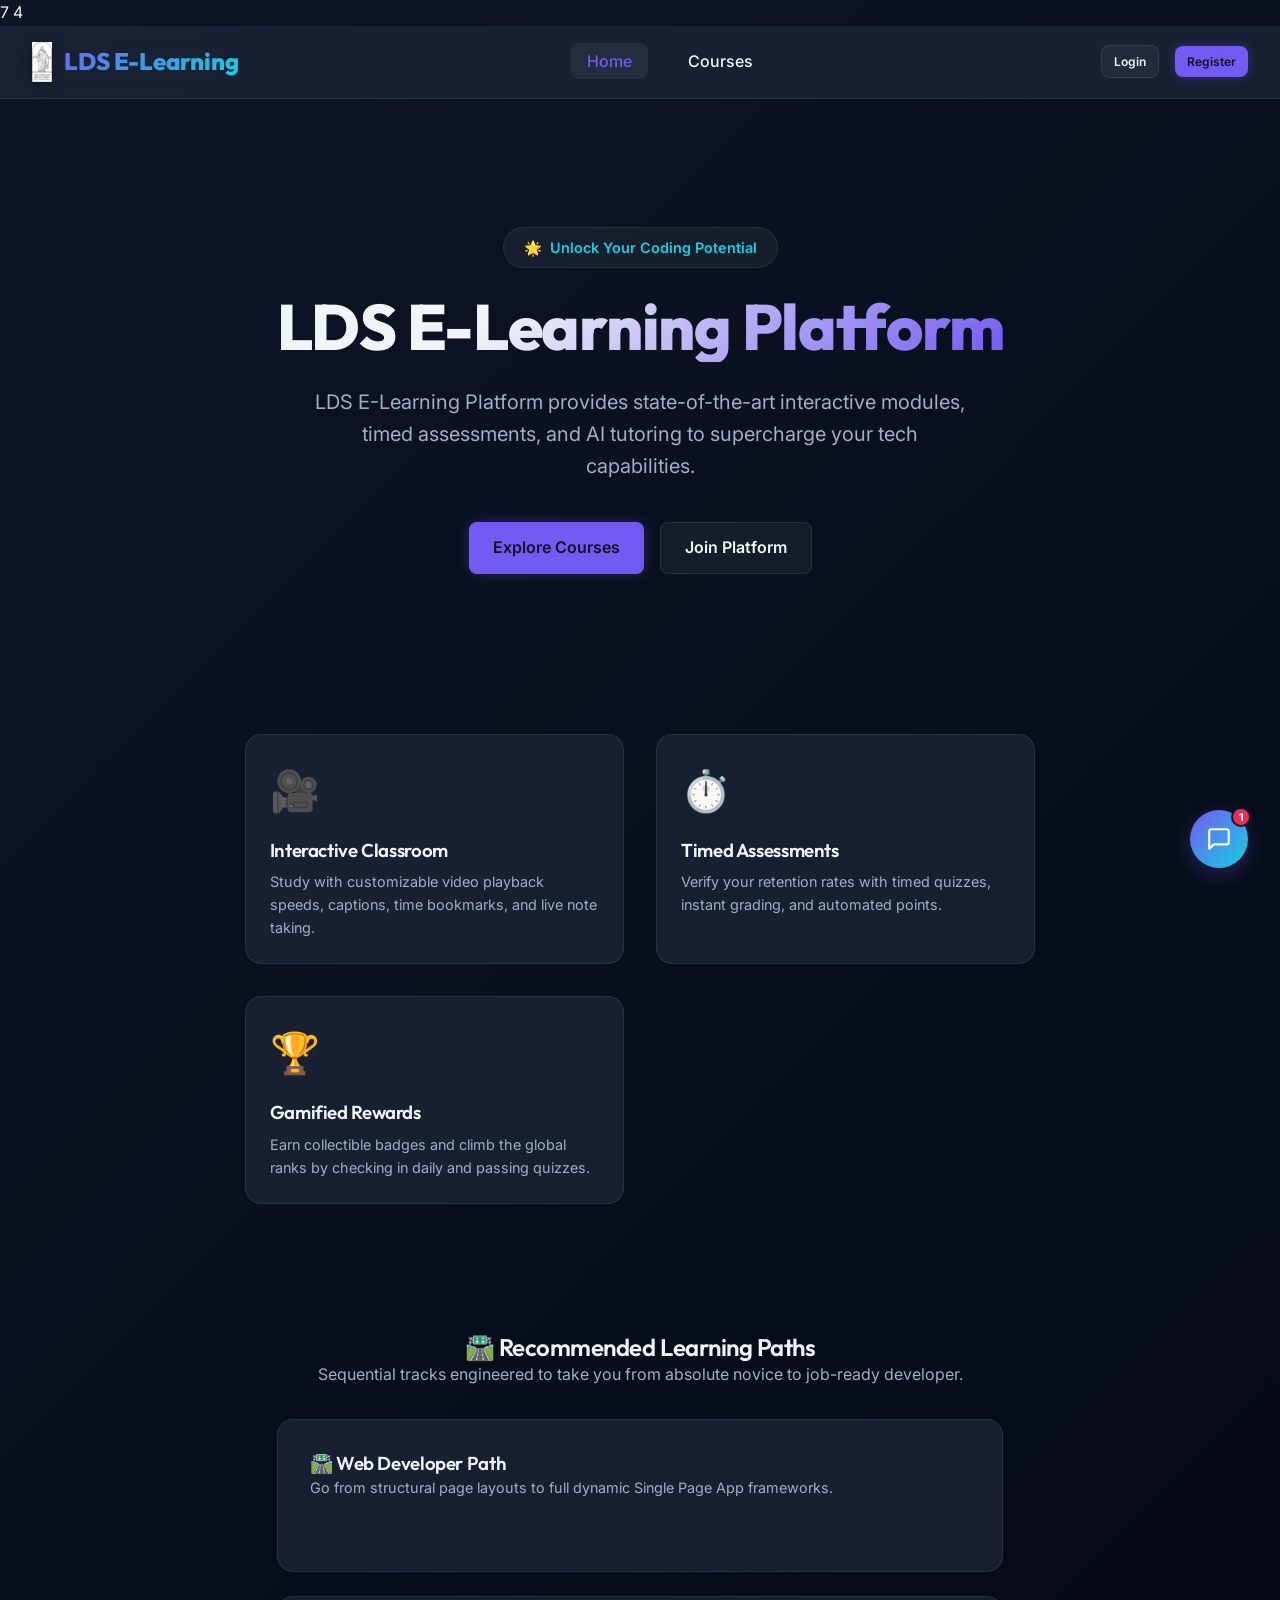
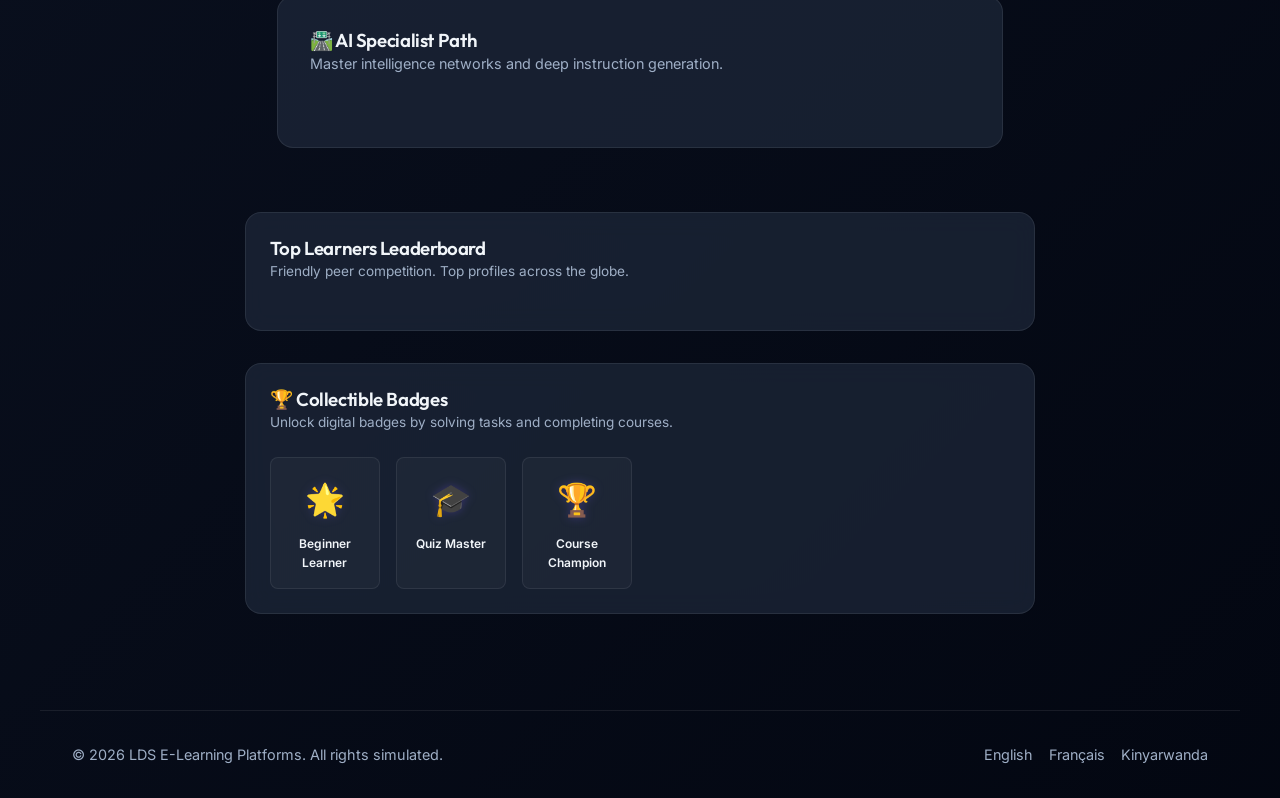
<file: LDS E-Learning/index.html>
7
4   <!DOCTYPE html>
<html lang="en" data-theme="dark" data-contrast="normal">
<head>
  <meta charset="UTF-8">
  <meta name="viewport" content="width=device-width, initial-scale=1.0">
  <meta name="description" content="LDS E-Learning Platform - Learn Web Development, Artificial Intelligence, and Design with dynamic gamification, Timed assessments, and AI helpers.">
  <title>LDS E-Learning Platform | Next-Gen E-Learning</title>
  
  <!-- Core Design Stylesheet -->
  <link rel="stylesheet" href="css/style.css">
</head>
<body>
  <div class="app-container">
    
    <!-- Dynamic Header injected by js/app.js -->
    <header class="global-header"></header>

    <main class="container">
      
      <!-- Hero Header -->
      <section class="hero" id="hero-section">
        <div class="hero-tag">🌟 <span data-i18n="welcome_message">Unlock Your Coding Potential</span></div>
        <h1 id="hero-heading">LDS E-Learning Platform</h1>
        <p data-i18n="hero_desc">LDS E-Learning Platform provides state-of-the-art interactive modules, timed assessments, and AI tutoring to supercharge your tech capabilities.</p>
        <div class="hero-actions">
          <a href="courses.html" class="btn btn-primary" id="btn-hero-explore" data-i18n="cta_explore">Explore Courses</a>
          <a href="register.html" class="btn btn-secondary" id="btn-hero-register" data-i18n="cta_join">Join Platform</a>
        </div>
      </section>

      <!-- Grid Highlights -->
      <section class="grid-3" style="margin: 4rem 0;">
        <div class="card" id="feat-interactive">
          <div style="font-size: 2.5rem; margin-bottom: 1rem;">🎥</div>
          <h3>Interactive Classroom</h3>
          <p style="color: var(--text-muted); font-size: 0.9rem; margin-top: 0.5rem;">Study with customizable video playback speeds, captions, time bookmarks, and live note taking.</p>
        </div>
        <div class="card" id="feat-timed">
          <div style="font-size: 2.5rem; margin-bottom: 1rem;">⏱️</div>
          <h3>Timed Assessments</h3>
          <p style="color: var(--text-muted); font-size: 0.9rem; margin-top: 0.5rem;">Verify your retention rates with timed quizzes, instant grading, and automated points.</p>
        </div>
        <div class="card" id="feat-badges">
          <div style="font-size: 2.5rem; margin-bottom: 1rem;">🏆</div>
          <h3>Gamified Rewards</h3>
          <p style="color: var(--text-muted); font-size: 0.9rem; margin-top: 0.5rem;">Earn collectible badges and climb the global ranks by checking in daily and passing quizzes.</p>
        </div>
      </section>

      <!-- Pathway Map Section -->
      <section class="paths-section" id="pathways-showcase">
        <div style="text-align: center; margin-bottom: 2rem;">
          <h2>🛣️ Recommended Learning Paths</h2>
          <p style="color: var(--text-muted);">Sequential tracks engineered to take you from absolute novice to job-ready developer.</p>
        </div>
        <div id="paths-container">
          <!-- Dynamically populated by js/courses.js -->
        </div>
      </section>

      <!-- Social Proof / Leaderboard & Badges preview -->
      <section class="grid-2" style="margin-bottom: 4rem;">
        <div class="card" id="leaderboard-preview-card">
          <h3 data-i18n="leaderboard">Top Learners Leaderboard</h3>
          <p style="color: var(--text-muted); font-size: 0.85rem; margin-bottom: 1.5rem;">Friendly peer competition. Top profiles across the globe.</p>
          <div class="leaderboard-list" id="home-leaderboard">
            <!-- Dynamically populated -->
          </div>
        </div>

        <div class="card" id="gamify-achievements-card">
          <h3>🏆 Collectible Badges</h3>
          <p style="color: var(--text-muted); font-size: 0.85rem; margin-bottom: 1.5rem;">Unlock digital badges by solving tasks and completing courses.</p>
          <div class="badge-grid">
            <div class="badge-item">
              <div class="badge-icon">🌟</div>
              <div class="badge-name">Beginner Learner</div>
            </div>
            <div class="badge-item">
              <div class="badge-icon">🎓</div>
              <div class="badge-name">Quiz Master</div>
            </div>
            <div class="badge-item">
              <div class="badge-icon">🏆</div>
              <div class="badge-name">Course Champion</div>
            </div>
          </div>
        </div>
      </section>

    </main>

    <!-- Global Footer injected by js/app.js -->
    <footer class="global-footer"></footer>
  </div>

  <!-- Application Logic Modules -->
  <script src="js/app.js"></script>
  <script src="js/courses.js"></script>
  <script>
    document.addEventListener("DOMContentLoaded", () => {
      // Initialize paths rendering
      Courses.renderLearningPaths();

      // Render home page leaderboard
      const users = (window.DB.get("users") || []).sort((a,b) => (b.points || 0) - (a.points || 0));
      const homeLeaderboard = document.getElementById("home-leaderboard");
      if (homeLeaderboard) {
        homeLeaderboard.innerHTML = users.slice(0, 3).map((u, i) => `
          <div class="leaderboard-row">
            <span class="leaderboard-rank">#${i+1}</span>
            <span class="leaderboard-name">${u.name}</span>
            <span class="leaderboard-points">${u.points || 0} pts</span>
          </div>
        `).join('');
      }
    });
  </script>
</body>
</html>
</file>
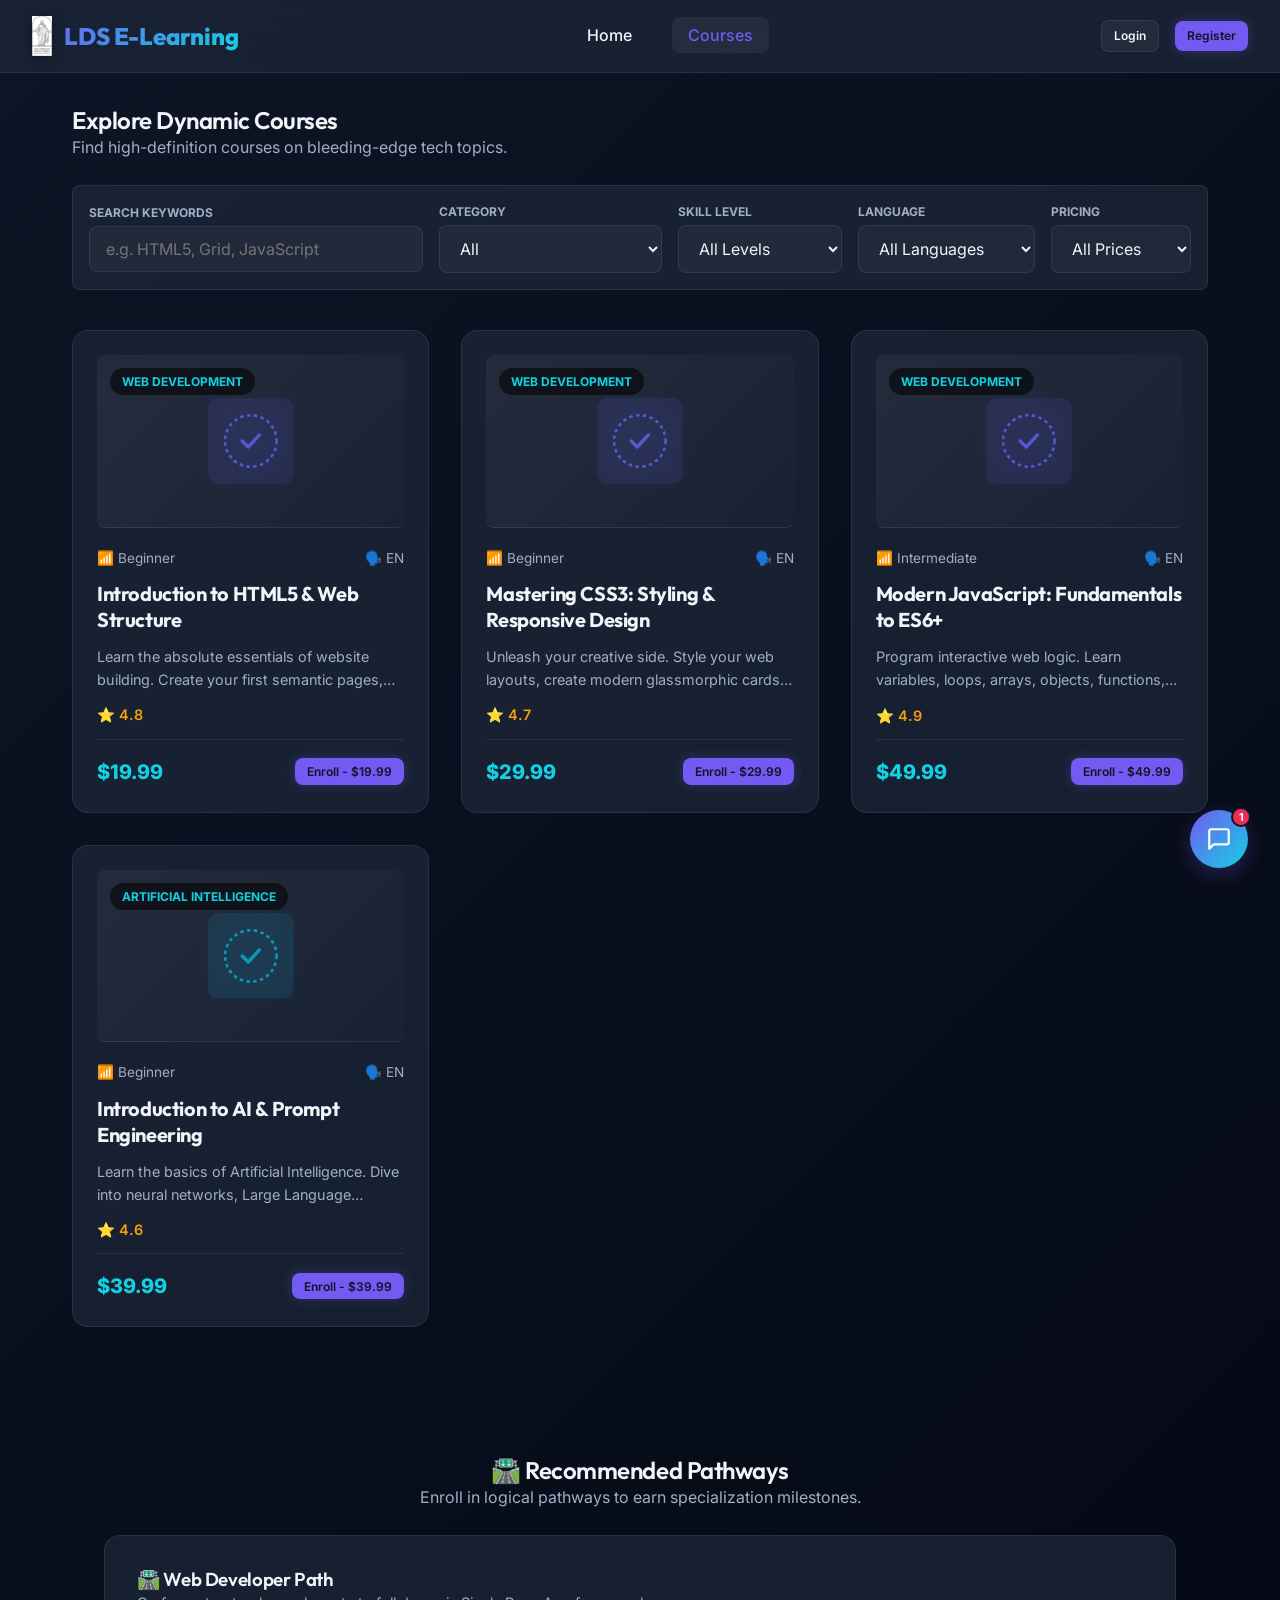
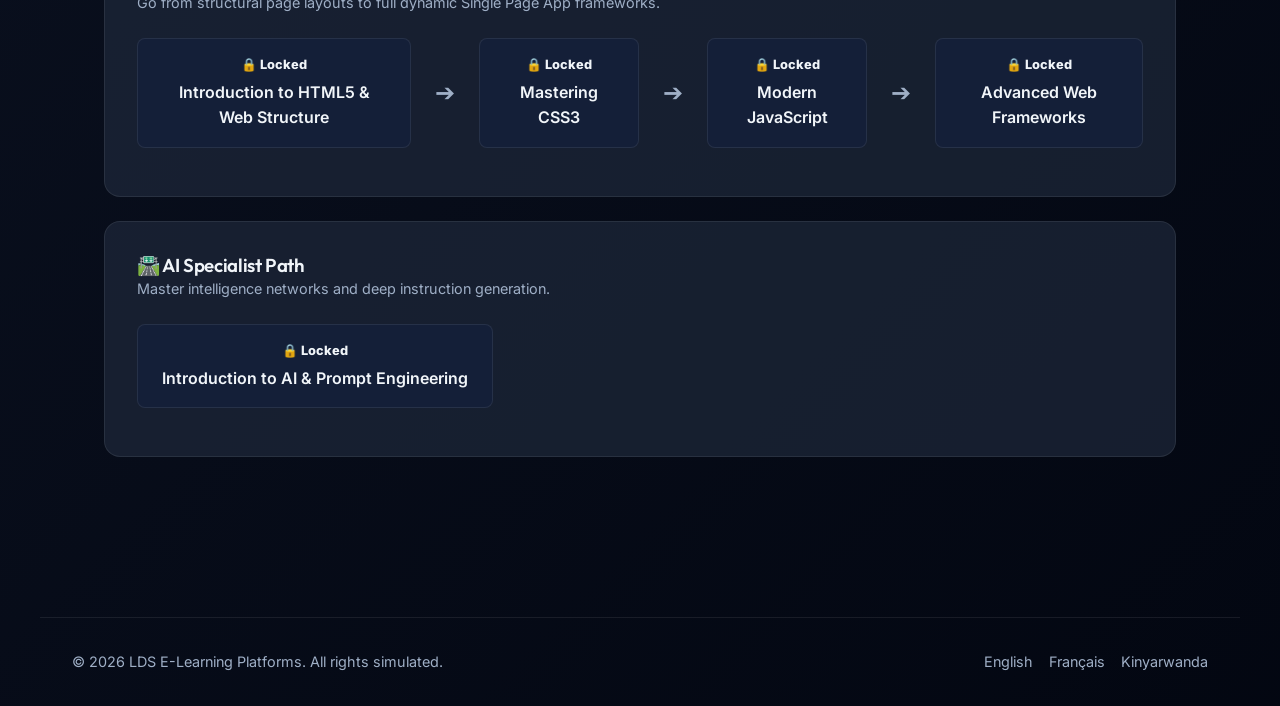
<file: LDS E-Learning/course-details.html>
<!DOCTYPE html>
<html lang="en" data-theme="dark" data-contrast="normal">
<head>
  <meta charset="UTF-8">
  <meta name="viewport" content="width=device-width, initial-scale=1.0">
  <meta name="description" content="View course syllabus, instructor bio, student reviews, or watch course videos in the LDS E-Learning Platform learning player.">
  <title>LDS E-Learning Platform</title>
  <link rel="stylesheet" href="css/style.css">
  <style>
    .captions-overlay {
      position: absolute;
      bottom: 10%;
      left: 10%;
      right: 10%;
      background: rgba(0, 0, 0, 0.75);
      color: #fff;
      text-align: center;
      padding: 0.5rem;
      font-size: 1rem;
      border-radius: 4px;
      pointer-events: none;
      display: none;
    }
  </style>
</head>
<body>
  <div class="app-container">
    <header class="global-header no-print"></header>

    <!-- Main Workspace Container -->
    <main id="portal-main-content">
      <!-- Injected by Page Router Controller -->
    </main>

    <footer class="global-footer no-print"></footer>
  </div>

  <!-- Javascript Modules -->
  <script src="js/app.js"></script>
  <script src="js/courses.js"></script>
  <script src="js/quiz.js"></script>
  <script src="js/certificates.js"></script>
  <script>
    let activeCourseId = null;
    let activeLesson = null;
    let captionInterval = null;

    // Captions Data Pool
    const LECTURE_CAPTIONS = [
      { start: 0, end: 4, text: "Welcome to LDS E-Learning Platform! In this lecture, we introduce key terms." },
      { start: 5, end: 10, text: "Understanding computer architecture and structures is vital for scaling." },
      { start: 11, end: 15, text: "Make sure you have downloaded the cheatsheet before writing code." },
      { start: 16, end: 22, text: "Let's dive into practical application variables and DOM rules now!" }
    ];

    document.addEventListener("DOMContentLoaded", () => {
      const params = new URLSearchParams(window.location.search);
      const courseId = params.get("id");
      const showCert = params.get("cert");

      if (!courseId) {
        window.location.href = "courses.html";
        return;
      }

      activeCourseId = courseId;

      if (showCert === "true") {
        // Render Certificate
        const container = document.getElementById("portal-main-content");
        container.className = "container";
        container.innerHTML = `<div id="certificate-preview-container"></div>`;
        Certificates.render(courseId);
        return;
      }

      routeCoursePage();
    });

    function routeCoursePage() {
      const user = Session.getCurrentUser();
      const progress = window.DB.get("progress").find(p => p.userId === user?.id && p.courseId === activeCourseId);
      
      const container = document.getElementById("portal-main-content");

      if (!progress) {
        // Case A: Show Detail/Purchase Page
        renderPurchasePage(container);
      } else {
        // Case B: Show Classroom Player
        container.className = ""; // Remove container paddings for sidebar layout
        renderClassroom(container, progress);
      }
    }

    /* ================= CASE A: PURCHASE / DETAILS VIEW ================= */
    function renderPurchasePage(container) {
      container.className = "container";
      const course = window.DB.get("courses").find(c => c.id === activeCourseId);
      const lessons = window.DB.get("lessons").filter(l => l.courseId === activeCourseId);
      const reviews = window.DB.get("reviews").filter(r => r.courseId === activeCourseId);

      if (!course) {
        container.innerHTML = "<h3>Course not found.</h3>";
        return;
      }

      const reviewsHtml = reviews.length === 0 ? "<p>No reviews yet.</p>" : reviews.map(r => `
        <div class="thread-post">
          <div class="thread-post-author">⭐ ${r.rating} - ${r.userName}</div>
          <div class="thread-post-text">${r.comment}</div>
        </div>
      `).join('');

      container.innerHTML = `
        <div class="grid-2">
          <div>
            <h2 style="font-size:2.5rem; margin-bottom:1rem;">${course.title}</h2>
            <p style="color:var(--text-muted); margin-bottom:1.5rem;">${course.description}</p>
            
            <div style="display:flex; gap:1.5rem; margin-bottom:2rem; font-size:0.9rem;">
              <span>📶 Level: <strong>${course.level}</strong></span>
              <span>🗣️ Language: <strong>${course.language.toUpperCase()}</strong></span>
              <span>⭐ rating: <strong>${course.rating} / 5</strong></span>
            </div>

            <div class="card" style="margin-bottom:2rem;">
              <h3>Syllabus Details</h3>
              <div style="margin-top:1rem; display:flex; flex-direction:column; gap:0.75rem;">
                ${lessons.map((l, i) => `
                  <div style="display:flex; justify-content:space-between; font-size:0.9rem; padding:0.5rem; border-bottom:1px solid var(--border-color);">
                    <span>Lecture ${i+1}: ${l.title}</span>
                    <span style="color:var(--text-muted);">${l.duration} min</span>
                  </div>
                `).join('') || "<p>Lectures pending upload.</p>"}
              </div>
            </div>
          </div>

          <div style="display:flex; flex-direction:column; gap:2rem;">
            <div class="card" style="text-align:center;">
              <div class="course-thumb" style="margin-bottom:1.5rem;">
                ${Courses.getSvgThumbnail(course.category)}
              </div>
              <div style="font-size:2.5rem; font-weight:800; color:var(--color-secondary); margin-bottom:1rem;">
                $${course.price}
              </div>
              <button class="btn btn-primary" style="width:100%; margin-bottom:1rem;" onclick="Courses.handleEnrollmentClick('${course.id}')">Buy Course & Enroll</button>
              <p style="font-size:0.8rem; color:var(--text-muted);">Includes verifiable completion certificate and timed exam.</p>
            </div>

            <div class="card">
              <h3>Student Testimonials</h3>
              <div style="margin-top:1rem;">
                ${reviewsHtml}
              </div>
            </div>
          </div>
        </div>
      `;
    }

    /* ================= CASE B: CLASSROOM PLAYER VIEW ================= */
    function renderClassroom(container, progress) {
      const course = window.DB.get("courses").find(c => c.id === activeCourseId);
      const lessons = window.DB.get("lessons").filter(l => l.courseId === activeCourseId).sort((a,b) => a.order - b.order);

      if (lessons.length === 0) {
        container.className = "container";
        container.innerHTML = `
          <div class="card" style="text-align:center; padding:4rem;">
            <h3>Lectures Loading</h3>
            <p style="color:var(--text-muted);">This course has no published lectures yet. Check back soon!</p>
          </div>
        `;
        return;
      }

      // Initial active lesson is either first, or last incomplete, or user clicked
      activeLesson = lessons[0];

      container.innerHTML = `
        <div class="classroom-layout">
          <!-- Left side: Player -->
          <div class="player-pane">
            <h2 id="classroom-lesson-title">${activeLesson.title}</h2>
            
            <div class="video-container">
              <video id="classroom-video" controls ontimeupdate="handleVideoTimeUpdate()" onended="handleVideoEnded()">
                <source src="${activeLesson.videoUrl}" type="video/mp4">
              </video>
              <div class="captions-overlay" id="captions-overlay"></div>
            </div>

            <!-- Video Controller Panel -->
            <div style="display:flex; justify-content:space-between; align-items:center; background:var(--bg-surface); padding:1rem; border-radius:var(--radius-sm); border:1px solid var(--border-color); flex-wrap:wrap; gap:1rem;">
              <div style="display:flex; gap:1rem; align-items:center;">
                <label style="font-size:0.85rem; font-weight:700;">Speed:</label>
                <select id="video-speed-select" class="form-input" style="padding:0.25rem 0.5rem;" onchange="setVideoSpeed()">
                  <option value="0.5">0.5x</option>
                  <option value="1" selected>1.0x (Normal)</option>
                  <option value="1.5">1.5x</option>
                  <option value="2">2.0x</option>
                </select>
              </div>

              <div style="display:flex; gap:1rem;">
                <button class="btn btn-secondary btn-xs" onclick="toggleCaptions()">Toggle Subtitles</button>
                <button class="btn btn-secondary btn-xs" onclick="bookmarkTimestamp()">Bookmark Timestamp</button>
                <button class="btn btn-accent btn-xs" onclick="markLessonComplete()">Mark Complete & Earn Points</button>
              </div>
            </div>

            <!-- Tabs area: Notes, Discussion, Announcements -->
            <div class="card" style="padding:0;">
              <div class="sidebar-tab-header">
                <button class="tab-btn active" onclick="switchClassroomTab('notes', this)">Notes</button>
                <button class="tab-btn" onclick="switchClassroomTab('forum', this)">Q&A Forum</button>
                <button class="tab-btn" onclick="switchClassroomTab('announcements', this)">Announcements</button>
              </div>
              <div class="tab-content" id="classroom-tab-content">
                <!-- Notes tab is loaded by default -->
              </div>
            </div>
          </div>

          <!-- Right side: Sidebar (Lessons Outline) -->
          <div class="classroom-sidebar">
            <div style="padding:1rem; border-bottom:1px solid var(--border-color); font-weight:800; font-family:var(--font-heading); font-size:1.1rem;">
              📖 Course Syllabus
            </div>
            <div style="flex-grow:1; overflow-y:auto; padding:1rem;" id="classroom-lesson-list">
              <!-- Render lessons -->
            </div>
          </div>
        </div>
      `;

      renderLessonList(progress);
      switchClassroomTab('notes');
      
      // Auto resume mechanism
      loadVideoResumeState();
    }

    function renderLessonList(progress) {
      const lessons = window.DB.get("lessons").filter(l => l.courseId === activeCourseId).sort((a,b) => a.order - b.order);
      const listContainer = document.getElementById("classroom-lesson-list");
      if (!listContainer) return;

      let html = lessons.map((l, i) => {
        const isCompleted = progress.completedLessons.includes(l.id);
        const isActive = l.id === activeLesson.id;
        
        let statusMarker = isCompleted ? "✅" : "⭕";
        let cssClass = isActive ? "active" : "";
        if (isCompleted) cssClass += " completed";

        return `
          <div class="lesson-list-item ${cssClass}" onclick="selectLesson('${l.id}')">
            <span>${statusMarker}</span>
            <div style="font-size:0.9rem;">
              <strong>Lecture ${i+1}: ${l.title}</strong>
              <div style="font-size:0.75rem; color:var(--text-muted);">${l.duration} mins</div>
            </div>
          </div>
        `;
      }).join('');

      // Add timed quiz link at the bottom
      const quizPassed = progress.completedQuizzes.includes(`q_${activeCourseId.substring(2)}`) || progress.completedQuizzes.length > 0;
      let quizMarker = quizPassed ? "✅" : "⏱️";
      let certLink = "";
      if (progress.completed) {
        certLink = `
          <div class="lesson-list-item" style="border: 1px solid var(--color-secondary); color: var(--color-secondary);" onclick="window.location.href='course-details.html?id=${activeCourseId}&cert=true'">
            <span>🎓</span>
            <div style="font-size:0.9rem;">
              <strong>Download Diploma</strong>
              <div style="font-size:0.75rem; font-weight:700;">Verifiable Proof</div>
            </div>
          </div>
        `;
      }

      html += `
        <div class="lesson-list-item" style="border: 1px solid var(--color-primary);" onclick="selectQuiz()">
          <span>${quizMarker}</span>
          <div style="font-size:0.9rem;">
            <strong>Timed Assessment Quiz</strong>
            <div style="font-size:0.75rem; color:var(--text-muted);">Requires 80% to pass</div>
          </div>
        </div>
        ${certLink}
      `;

      listContainer.innerHTML = html;
    }

    function selectLesson(lessonId) {
      const lessons = window.DB.get("lessons").filter(l => l.courseId === activeCourseId);
      const target = lessons.find(l => l.id === lessonId);
      if (!target) return;

      activeLesson = target;
      
      // Update Title & Video Source
      document.getElementById("classroom-lesson-title").textContent = activeLesson.title;
      const video = document.getElementById("classroom-video");
      if (video) {
        video.src = activeLesson.videoUrl;
        video.load();
      }

      // Re-render lesson active class
      const user = Session.getCurrentUser();
      const progress = window.DB.get("progress").find(p => p.userId === user?.id && p.courseId === activeCourseId);
      renderLessonList(progress);
      
      // Load tabs and restore speed to normal
      const speedSelect = document.getElementById("video-speed-select");
      if (speedSelect) speedSelect.value = "1";
      
      loadVideoResumeState();
    }

    function selectQuiz() {
      // Clear video source
      const video = document.getElementById("classroom-video");
      if (video) {
        video.pause();
        video.src = "";
      }

      document.getElementById("classroom-lesson-title").textContent = "Timed Course Assessment";
      const pane = document.getElementById("classroom-tab-content").parentNode;
      pane.innerHTML = `
        <div class="tab-content" id="quiz-pane-content" style="padding: 2rem 1rem;">
          <!-- Loaded by Quiz Module -->
        </div>
      `;

      Quiz.initQuiz(activeCourseId);
    }

    /* ================= CLASSROOM SUB-SYSTEMS (PLAYER CONTROLS) ================= */
    function setVideoSpeed() {
      const select = document.getElementById("video-speed-select");
      const video = document.getElementById("classroom-video");
      if (video && select) {
        video.playbackRate = parseFloat(select.value);
      }
    }

    let captionsActive = false;
    function toggleCaptions() {
      captionsActive = !captionsActive;
      const overlay = document.getElementById("captions-overlay");
      if (overlay) {
        overlay.style.display = captionsActive ? "block" : "none";
      }
      showToast(`Captions ${captionsActive ? "enabled" : "disabled"}`, "info");
    }

    function handleVideoTimeUpdate() {
      const video = document.getElementById("classroom-video");
      if (!video) return;

      const time = video.currentTime;

      // 1. Render Captions
      if (captionsActive) {
        const match = LECTURE_CAPTIONS.find(c => time >= c.start && time <= c.end);
        const overlay = document.getElementById("captions-overlay");
        if (overlay) {
          overlay.textContent = match ? match.text : "";
        }
      }

      // 2. Save Auto Resume State (throttle saving in localstorage to integers)
      const roundedTime = Math.floor(time);
      if (roundedTime % 3 === 0) {
        localStorage.setItem(`edusphere_resume_${activeLesson.id}`, roundedTime);
      }
    }

    function loadVideoResumeState() {
      const savedTime = localStorage.getItem(`edusphere_resume_${activeLesson.id}`);
      if (savedTime) {
        const video = document.getElementById("classroom-video");
        if (video) {
          video.currentTime = parseFloat(savedTime);
          showToast(`Resuming playback at ${Math.floor(savedTime / 60)}m ${Math.floor(savedTime % 60)}s`, "success");
        }
      }
    }

    function handleVideoEnded() {
      // Auto complete lesson
      markLessonComplete();
    }

    function markLessonComplete() {
      const user = Session.getCurrentUser();
      if (!user) return;

      const progressList = window.DB.get("progress");
      const prog = progressList.find(p => p.userId === user.id && p.courseId === activeCourseId);

      if (prog && !prog.completedLessons.includes(activeLesson.id)) {
        prog.completedLessons.push(activeLesson.id);
        window.DB.update("progress", prog.id, { completedLessons: prog.completedLessons });
        
        // Award points
        awardPoints(10, `Completed Lecture: ${activeLesson.title}`);
        
        renderLessonList(prog);
      } else {
        showToast("Lesson completed already.", "info");
      }
    }

    function bookmarkTimestamp() {
      const video = document.getElementById("classroom-video");
      if (!video) return;

      const time = Math.floor(video.currentTime);
      const user = Session.getCurrentUser();
      
      const noteText = prompt("Enter a description for this bookmark:", `Bookmark at ${Math.floor(time / 60)}:${(time % 60).toString().padStart(2, '0')}`);
      if (noteText === null) return; // Cancelled

      const progressList = window.DB.get("progress");
      const prog = progressList.find(p => p.userId === user.id && p.courseId === activeCourseId);

      if (prog) {
        prog.bookmarks.push({
          lessonId: activeLesson.id,
          timestamp: time,
          noteText
        });
        window.DB.update("progress", prog.id, { bookmarks: prog.bookmarks });
        showToast("Bookmark timestamp saved!", "success");
        
        // If notes tab is active, refresh it
        if (activeTabId === "notes") renderNotesTab();
      }
    }

    /* ================= CLASSROOM TABS LOGIC ================= */
    let activeTabId = 'notes';
    function switchClassroomTab(tabId, el) {
      activeTabId = tabId;
      if (el) {
        document.querySelectorAll(".tab-btn").forEach(b => b.classList.remove("active"));
        el.classList.add("active");
      }

      const content = document.getElementById("classroom-tab-content");
      if (!content) return;

      if (tabId === "notes") renderNotesTab(content);
      if (tabId === "forum") renderForumTab(content);
      if (tabId === "announcements") renderAnnouncementsTab(content);
    }

    function renderNotesTab(content) {
      if (!content) content = document.getElementById("classroom-tab-content");
      const user = Session.getCurrentUser();
      const prog = window.DB.get("progress").find(p => p.userId === user.id && p.courseId === activeCourseId);

      const notesHtml = !prog || prog.notes.filter(n => n.lessonId === activeLesson.id).length === 0 
        ? "<p style='color:var(--text-muted); font-size:0.9rem;'>No notes recorded for this lecture. Write your key takeaways below.</p>"
        : prog.notes.filter(n => n.lessonId === activeLesson.id).map(note => `
            <div style="padding:0.75rem; background:rgba(255,255,255,0.02); border:1px solid var(--border-color); border-radius:4px; margin-bottom:0.75rem;">
              <div style="font-size:0.75rem; color:var(--color-secondary);">${new Date(note.date).toLocaleString()}</div>
              <p style="font-size:0.9rem; margin-top:0.25rem;">${note.text}</p>
            </div>
          `).join('');

      const bookmarksHtml = !prog || prog.bookmarks.filter(b => b.lessonId === activeLesson.id).length === 0
        ? "<p style='color:var(--text-muted); font-size:0.9rem;'>No bookmarks saved. Click 'Bookmark Timestamp' on the player.</p>"
        : prog.bookmarks.filter(b => b.lessonId === activeLesson.id).map(b => `
            <div style="display:flex; justify-content:space-between; align-items:center; padding:0.5rem; background:rgba(255,255,255,0.02); border:1px solid var(--border-color); border-radius:4px; margin-bottom:0.5rem; font-size:0.85rem;">
              <span>📌 ${b.noteText}</span>
              <button class="btn btn-secondary btn-xs" onclick="seekVideo(${b.timestamp})">Seek: ${Math.floor(b.timestamp / 60)}:${(b.timestamp % 60).toString().padStart(2, '0')}</button>
            </div>
          `).join('');

      content.innerHTML = `
        <div class="grid-2" style="gap:1.5rem; align-items:flex-start;">
          <div>
            <h4>Personal Lecture Notes</h4>
            <div style="margin:1rem 0; max-height:220px; overflow-y:auto;">
              ${notesHtml}
            </div>
            <div class="form-group" style="margin-bottom:0;">
              <textarea id="note-input" class="form-input" placeholder="Type notes here..." rows="2"></textarea>
              <button class="btn btn-primary btn-xs" style="margin-top:0.5rem; align-self:flex-end;" onclick="savePersonalNote()">Save Note</button>
            </div>
          </div>

          <div>
            <h4>Timestamp Bookmarks</h4>
            <div style="margin-top:1rem; max-height:280px; overflow-y:auto;">
              ${bookmarksHtml}
            </div>
          </div>
        </div>
      `;
    }

    function seekVideo(sec) {
      const video = document.getElementById("classroom-video");
      if (video) {
        video.currentTime = sec;
        video.play();
        showToast("Seeking video to bookmark.", "info");
      }
    }

    function savePersonalNote() {
      const text = document.getElementById("note-input").value.trim();
      if (!text) return;

      const user = Session.getCurrentUser();
      const progressList = window.DB.get("progress");
      const prog = progressList.find(p => p.userId === user.id && p.courseId === activeCourseId);

      if (prog) {
        prog.notes.push({
          lessonId: activeLesson.id,
          text,
          date: new Date().toISOString()
        });
        window.DB.update("progress", prog.id, { notes: prog.notes });
        showToast("Note saved successfully!", "success");
        renderNotesTab();
      }
    }

    // Classroom Forum Simulation
    function renderForumTab(content) {
      const reviews = window.DB.get("reviews").filter(r => r.courseId === activeCourseId);
      
      const forumHtml = reviews.map(post => `
        <div class="thread-post">
          <div class="thread-post-author">👤 ${post.userName}</div>
          <div class="thread-post-text">${post.comment}</div>
        </div>
      `).join('');

      content.innerHTML = `
        <h4>Class Q&A Forum</h4>
        <div style="max-height:250px; overflow-y:auto; margin: 1rem 0;">
          ${forumHtml}
        </div>
        <div style="display:flex; gap:0.5rem;">
          <input type="text" id="forum-input" class="form-input" style="flex-grow:1" placeholder="Ask a question or post a comment...">
          <button class="btn btn-primary" onclick="postForumComment()">Post</button>
        </div>
      `;
    }

    function postForumComment() {
      const text = document.getElementById("forum-input")?.value.trim();
      if (!text) return;

      const user = Session.getCurrentUser();
      const review = {
        id: "rev_" + Date.now(),
        courseId: activeCourseId,
        userId: user.id,
        userName: user.name,
        rating: 5,
        comment: text,
        date: new Date().toISOString()
      };
      window.DB.insert("reviews", review);
      showToast("Message posted to discussion board!", "success");
      renderForumTab(document.getElementById("classroom-tab-content"));
    }

    function renderAnnouncementsTab(content) {
      const ann = window.DB.get("announcements").filter(a => a.courseId === activeCourseId);

      const annHtml = ann.length === 0 
        ? "<p style='color:var(--text-muted); font-size:0.9rem;'>No announcements published by the instructor.</p>"
        : ann.map(a => `
            <div style="padding:1rem; border:1px solid var(--border-color); background:rgba(255,255,255,0.02); border-radius:4px; margin-bottom:1rem;">
              <div style="display:flex; justify-content:space-between; font-size:0.75rem; color:var(--color-secondary);">
                <span>Broadcast Notice</span>
                <span>${new Date(a.date).toLocaleDateString()}</span>
              </div>
              <h4 style="margin: 0.25rem 0;">${a.title}</h4>
              <p style="font-size:0.9rem; color:var(--text-muted);">${a.content}</p>
            </div>
          `).join('');

      content.innerHTML = `
        <h4>Instructor Bulletins</h4>
        <div style="margin-top: 1rem; max-height: 300px; overflow-y: auto;">
          ${annHtml}
        </div>
      `;
    }
  </script>
</body>
</html>
</file>
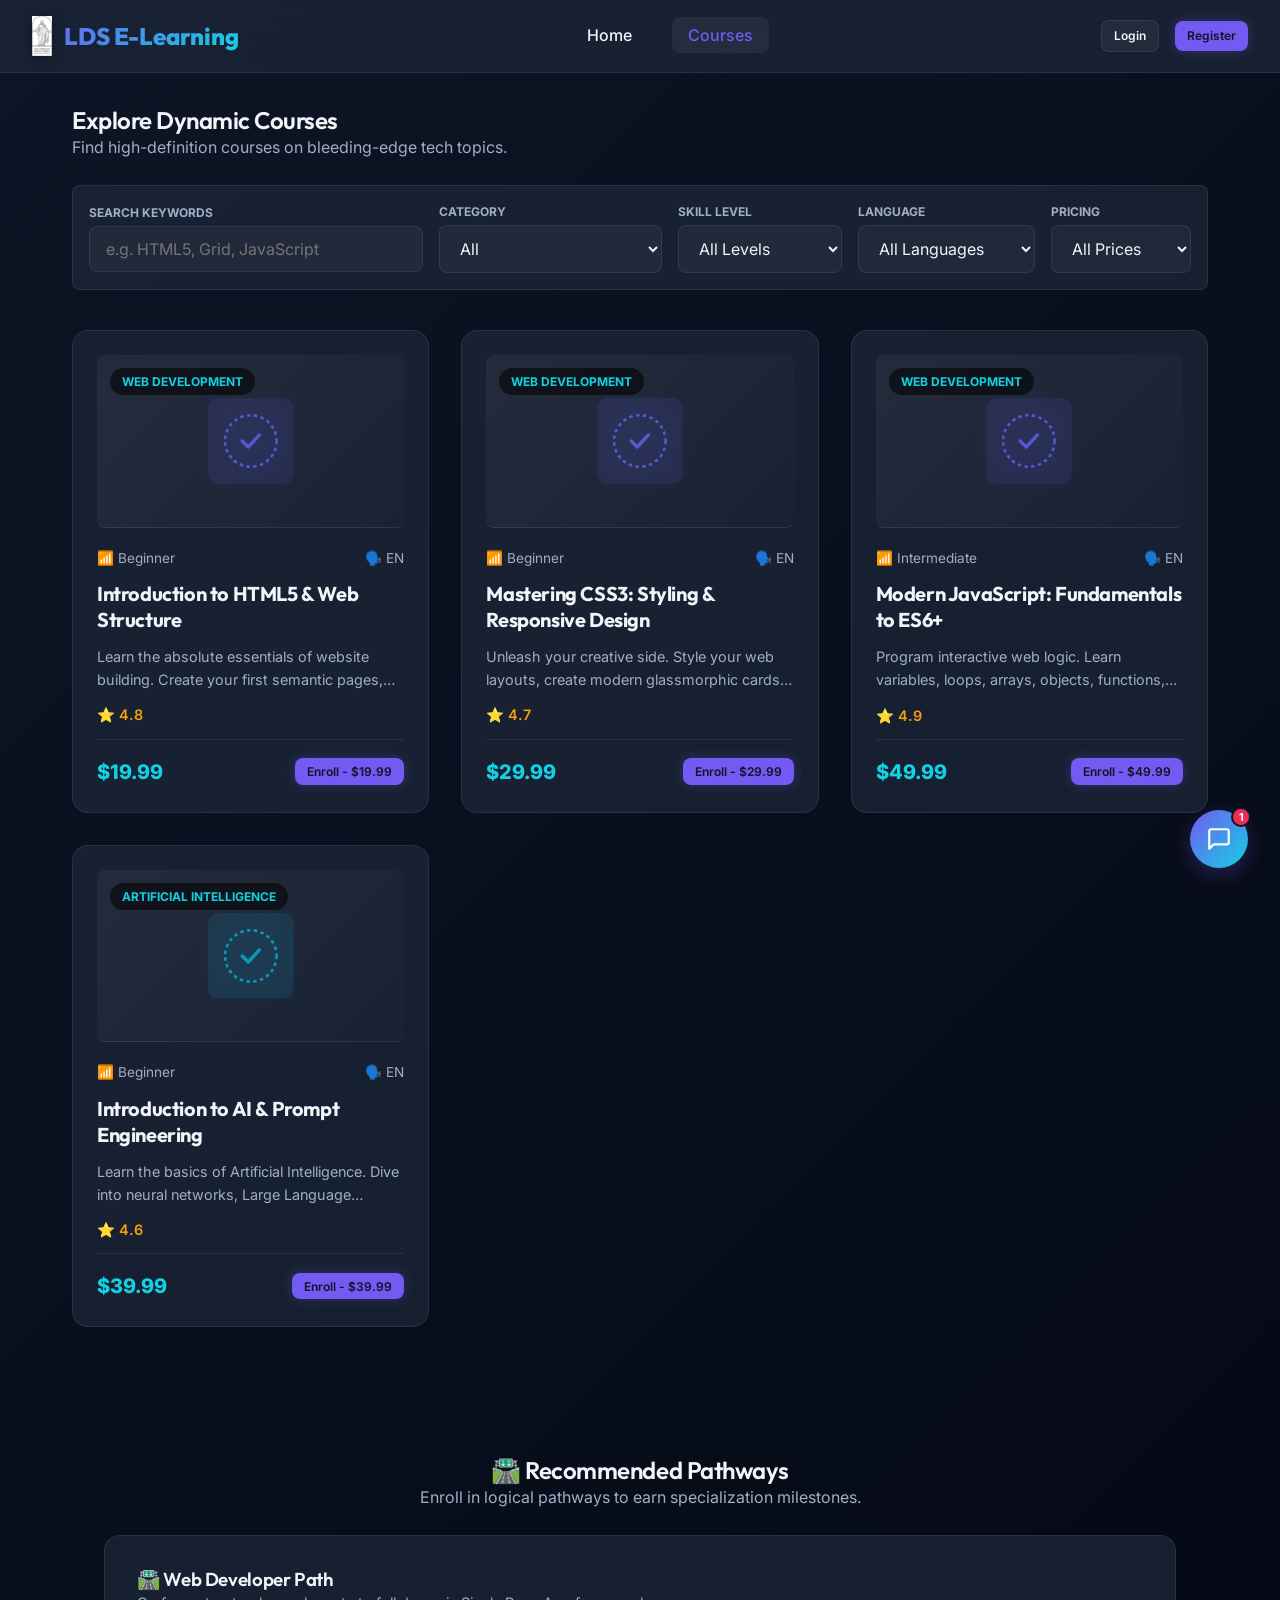
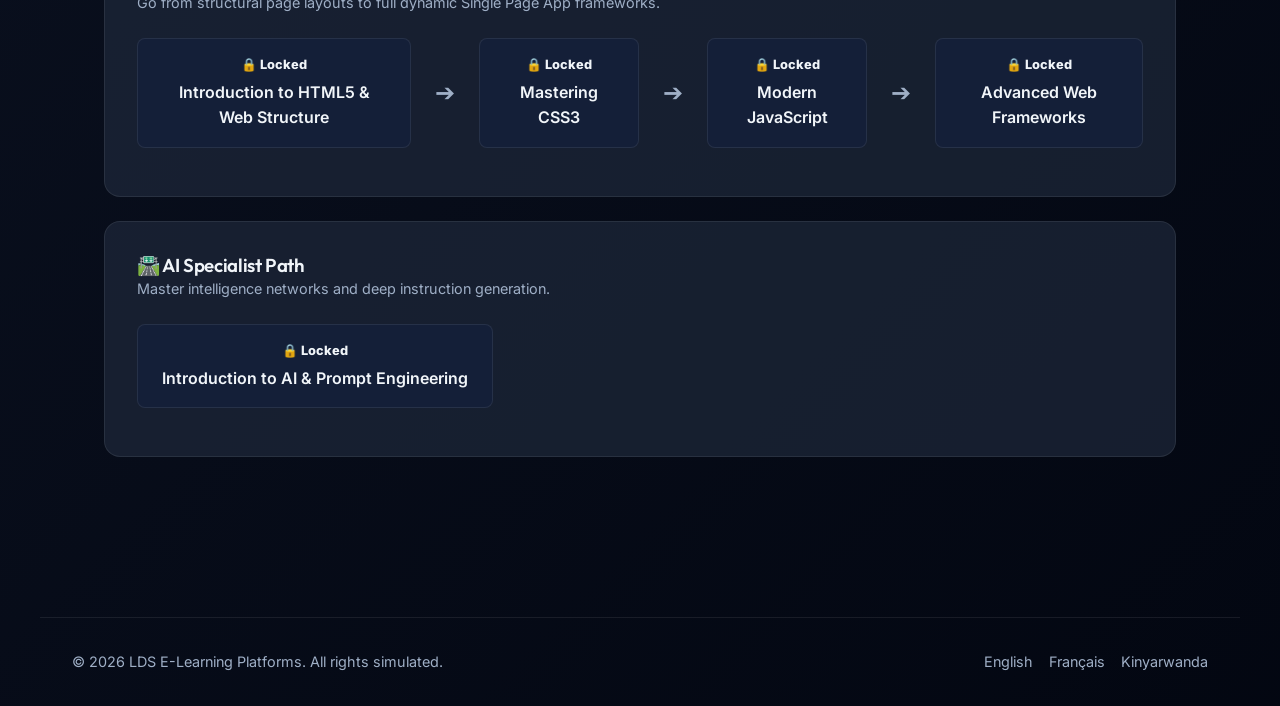
<file: LDS E-Learning/courses.html>
<!DOCTYPE html>
<html lang="en" data-theme="dark" data-contrast="normal">
<head>
  <meta charset="UTF-8">
  <meta name="viewport" content="width=device-width, initial-scale=1.0">
  <meta name="description" content="Browse available courses on LDS E-Learning Platform. Search by category, level, price, and language, and start learning immediately.">
  <title>LDS E-Learning Platform</title>
  <link rel="stylesheet" href="css/style.css">
  <style>
    .marketplace-header {
      display: flex;
      flex-direction: column;
      gap: 1.5rem;
      margin-bottom: 2.5rem;
    }
    .filters-bar {
      display: flex;
      flex-wrap: wrap;
      gap: 1rem;
      background: var(--bg-surface);
      padding: 1rem;
      border-radius: var(--radius-sm);
      border: 1px solid var(--border-color);
      align-items: center;
    }
    .filter-item {
      display: flex;
      flex-direction: column;
      gap: 0.25rem;
      min-width: 140px;
      flex-grow: 1;
    }
    .filter-item label {
      font-size: 0.75rem;
      font-weight: 700;
      text-transform: uppercase;
      color: var(--text-muted);
    }
    .search-wrapper {
      flex-grow: 3;
      min-width: 250px;
    }
  </style>
</head>
<body>
  <div class="app-container">
    <header class="global-header"></header>

    <main class="container">
      
      <div class="marketplace-header">
        <div>
          <h2>Explore Dynamic Courses</h2>
          <p style="color: var(--text-muted);">Find high-definition courses on bleeding-edge tech topics.</p>
        </div>

        <!-- Filters Block -->
        <div class="filters-bar">
          <div class="filter-item search-wrapper">
            <label for="search-input">Search Keywords</label>
            <input type="text" id="search-input" class="form-input" placeholder="e.g. HTML5, Grid, JavaScript" oninput="Courses.filterCourses()">
          </div>

          <div class="filter-item">
            <label for="filter-category">Category</label>
            <select id="filter-category" class="form-input" onchange="Courses.filterCourses()">
              <!-- Populated dynamically -->
            </select>
          </div>

          <div class="filter-item">
            <label for="filter-level">Skill Level</label>
            <select id="filter-level" class="form-input" onchange="Courses.filterCourses()">
              <option value="All">All Levels</option>
              <option value="Beginner">Beginner</option>
              <option value="Intermediate">Intermediate</option>
              <option value="Advanced">Advanced</option>
            </select>
          </div>

          <div class="filter-item">
            <label for="filter-language">Language</label>
            <select id="filter-language" class="form-input" onchange="Courses.filterCourses()">
              <option value="All">All Languages</option>
              <option value="en">English</option>
              <option value="fr">French</option>
              <option value="rw">Kinyarwanda</option>
            </select>
          </div>

          <div class="filter-item">
            <label for="filter-price">Pricing</label>
            <select id="filter-price" class="form-input" onchange="Courses.filterCourses()">
              <option value="All">All Prices</option>
              <option value="free">Free</option>
              <option value="paid">Paid</option>
            </select>
          </div>
        </div>
      </div>

      <!-- Course Cards Grid -->
      <section class="grid-3" id="courses-grid" style="margin-bottom: 4rem;">
        <!-- Dynamically rendered -->
      </section>

      <!-- Pathways Container -->
      <section class="paths-section" style="margin-bottom: 4rem;">
        <div style="text-align: center; margin-bottom: 1.5rem;">
          <h2>🛣️ Recommended Pathways</h2>
          <p style="color: var(--text-muted);">Enroll in logical pathways to earn specialization milestones.</p>
        </div>
        <div id="paths-container">
          <!-- Dynamically populated -->
        </div>
      </section>

    </main>

    <footer class="global-footer"></footer>
  </div>

  <script src="js/app.js"></script>
  <script src="js/courses.js"></script>
  <script>
    document.addEventListener("DOMContentLoaded", () => {
      Courses.initMarketplace();
    });
  </script>
</body>
</html>
</file>
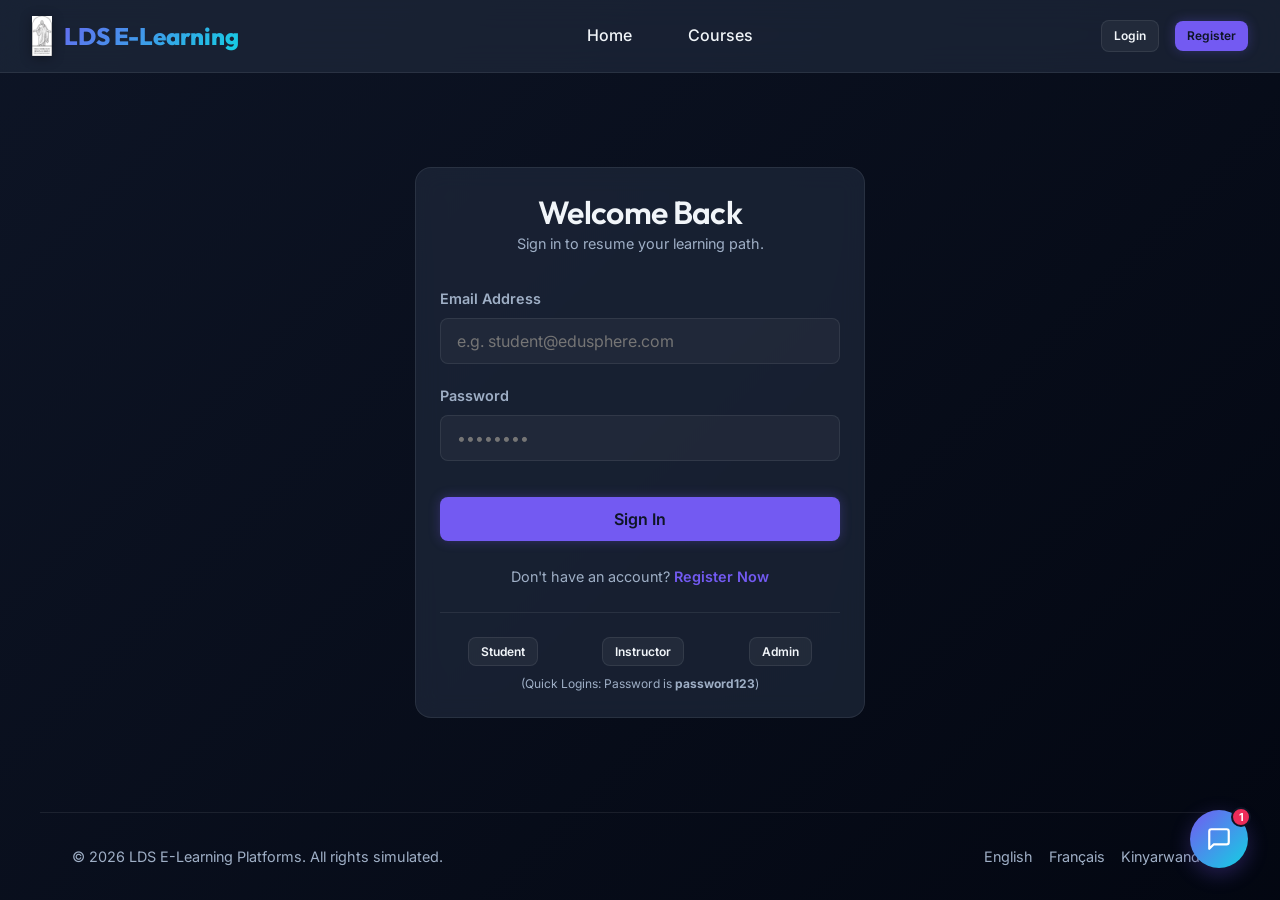
<file: LDS E-Learning/dashboard.html>
<!DOCTYPE html>
<html lang="en" data-theme="dark" data-contrast="normal">
<head>
  <meta charset="UTF-8">
  <meta name="viewport" content="width=device-width, initial-scale=1.0">
  <meta name="description" content="LDS E-Learning Platform Portal Dashboard. Manage your studies, build courses, or validate submissions.">
  <title>LDS E-Learning Platform | Console Dashboard</title>
  <link rel="stylesheet" href="css/style.css">
</head>
<body>
  <div class="app-container">
    <header class="global-header"></header>

    <!-- Context-Aware Dashboard Layout -->
    <main class="dashboard-layout">
      <!-- Sidebar containing dynamic buttons -->
      <aside class="sidebar" id="dashboard-sidebar">
        <!-- Injected dynamically based on role -->
      </aside>

      <!-- Main panel content -->
      <section class="dashboard-content" id="dashboard-main-content">
        <!-- Injected dynamically by js/dashboard.js -->
      </section>
    </main>

    <footer class="global-footer"></footer>
  </div>

  <script src="js/app.js"></script>
  <script src="js/dashboard.js"></script>
  <script>
    // Route guard: redirect to login if session does not exist
    document.addEventListener("DOMContentLoaded", () => {
      const user = Session.getCurrentUser();
      if (!user) {
        window.location.href = "login.html";
        return;
      }

      // Initialize the dashboard layout
      Dashboard.init();
    });
  </script>
</body>
</html>
</file>
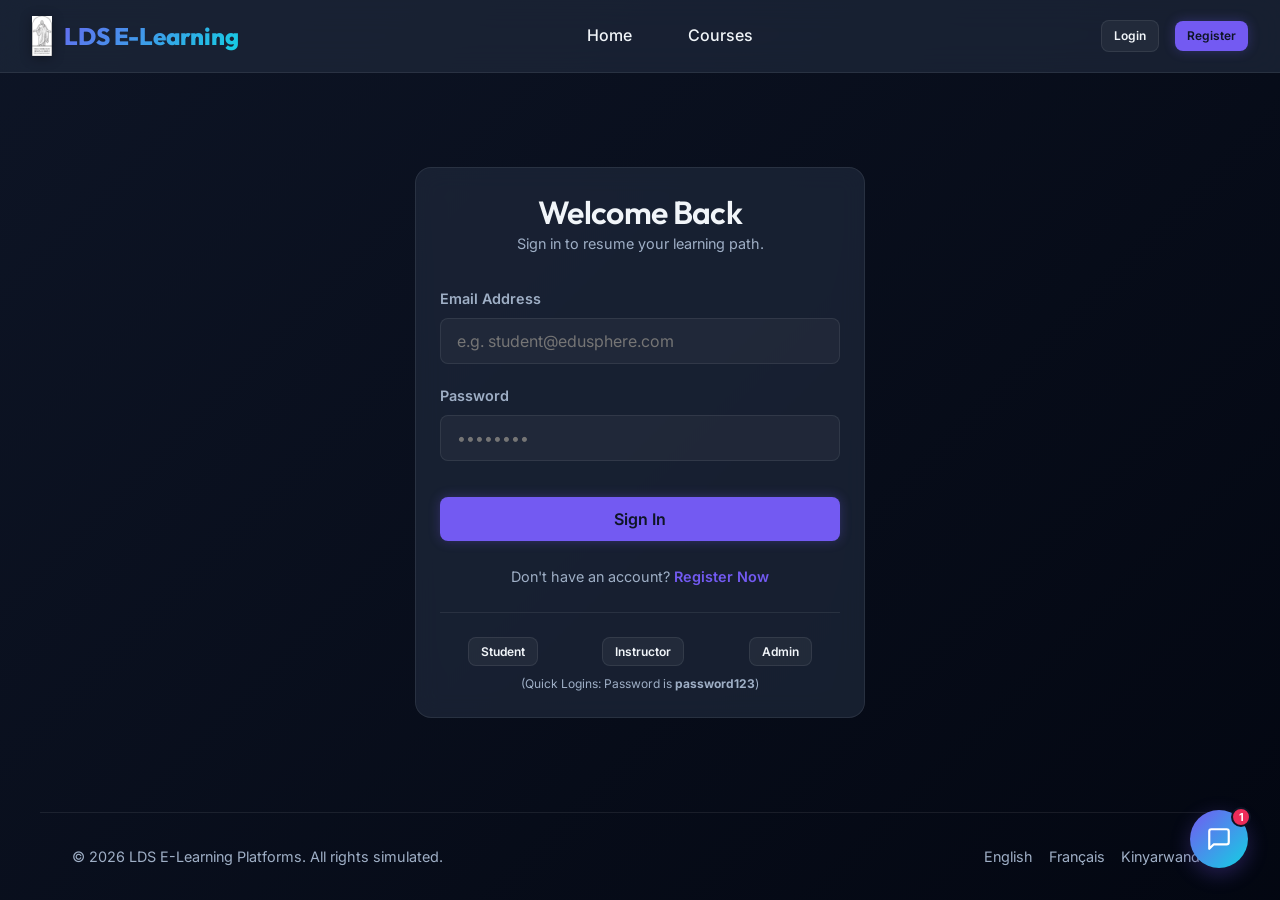
<file: LDS E-Learning/login.html>
<!DOCTYPE html>
<html lang="en" data-theme="dark" data-contrast="normal">

<head>
  <meta charset="UTF-8">
  <meta name="viewport" content="width=device-width, initial-scale=1.0">
  <meta name="description"
    content="Access the LDS E-Learning portal. Sign in to view your courses, analytics, and timed quizzes.">
  <title>LDS E-Learning Platform | Login</title>
  <link rel="stylesheet" href="css/style.css">
</head>

<body>
  <div class="app-container">
    <header class="global-header"></header>

    <main class="auth-container">
      <div class="card auth-card">
        <div class="auth-header">
          <h2>Welcome Back</h2>
          <p style="color: var(--text-muted); font-size: 0.9rem;">Sign in to resume your learning path.</p>
        </div>

        <form id="login-form" onsubmit="handleLoginSubmit(event)">
          <div class="form-group">
            <label for="email-input">Email Address</label>
            <input type="email" id="email-input" class="form-input" placeholder="e.g. student@edusphere.com" required>
          </div>
          <div class="form-group">
            <label for="password-input">Password</label>
            <input type="password" id="password-input" class="form-input" placeholder="••••••••" required>
          </div>

          <button type="submit" class="btn btn-primary" style="width: 100%; margin-top: 1rem;">Sign In</button>
        </form>

        <div style="margin-top: 1.5rem; text-align: center; font-size: 0.9rem;">
          <span style="color: var(--text-muted);">Don't have an account? </span>
          <a href="register.html" style="color: var(--color-primary); font-weight: 600;">Register Now</a>
        </div>

        <!-- Testing Shortcuts -->
        <div class="quick-logins">
          <button class="btn btn-secondary btn-xs" onclick="quickLogin('student@edusphere.com')">Student</button>
          <button class="btn btn-secondary btn-xs" onclick="quickLogin('instructor@edusphere.com')">Instructor</button>
          <button class="btn btn-secondary btn-xs" onclick="quickLogin('admin@edusphere.com')">Admin</button>
        </div>
        <div style="text-align: center; font-size: 0.75rem; color: var(--text-muted); margin-top: 0.5rem;">
          (Quick Logins: Password is <strong>password123</strong>)
        </div>
      </div>
    </main>

    <footer class="global-footer"></footer>
  </div>

  <script src="js/app.js"></script>
  <script src="js/auth.js"></script>
  <script>
    // Route guard: if already logged in, redirect to dashboard
    document.addEventListener("DOMContentLoaded", () => {
      if (Session.getCurrentUser()) {
        window.location.href = "dashboard.html";
      }
    });

    function handleLoginSubmit(e) {
      e.preventDefault();
      const email = document.getElementById("email-input").value;
      const pass = document.getElementById("password-input").value;
      Auth.login(email, pass);
    }

    function quickLogin(email) {
      document.getElementById("email-input").value = email;
      document.getElementById("password-input").value = "password123";
      Auth.login(email, "password123");
    }
  </script>
</body>

</html>
</file>
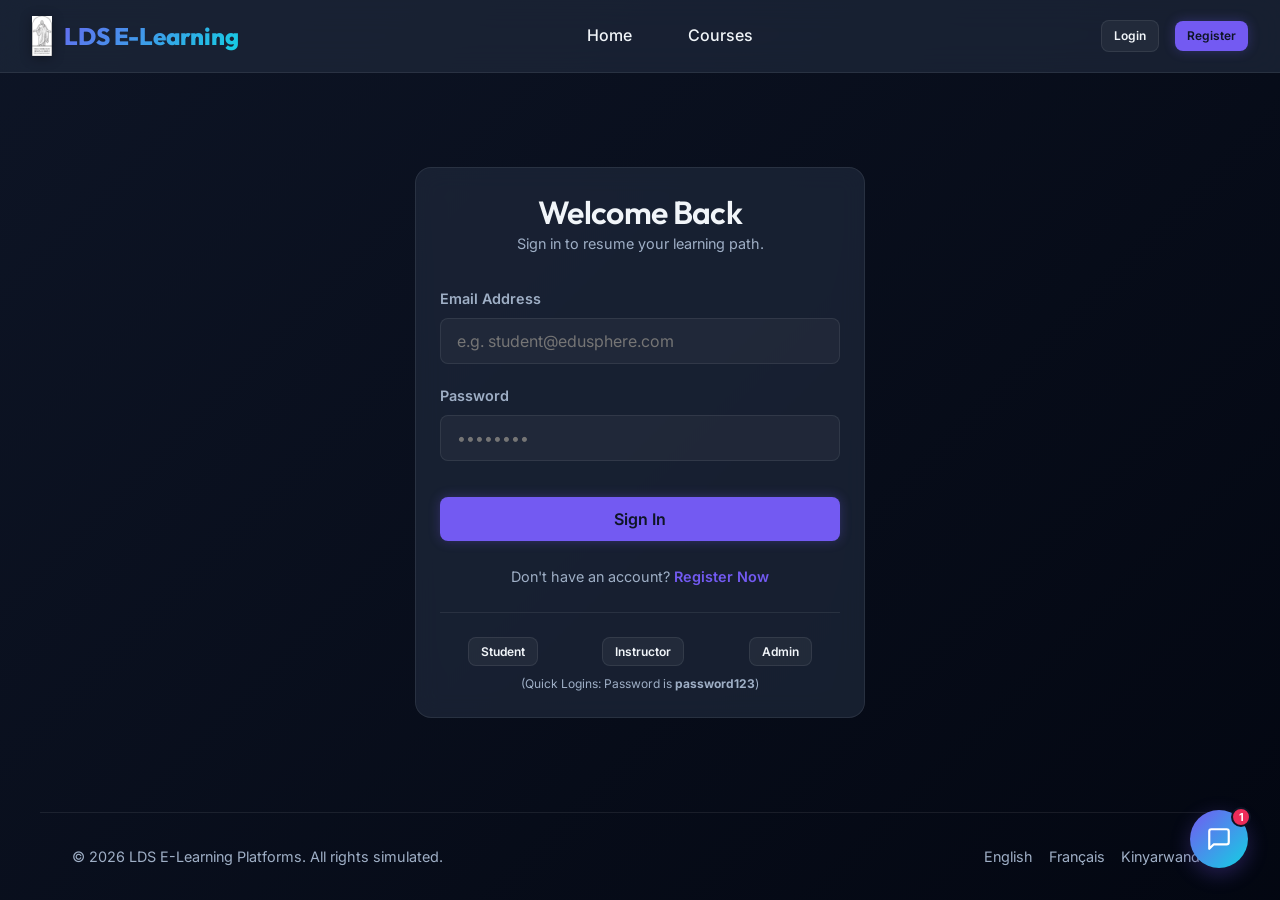
<file: LDS E-Learning/profile.html>
<!DOCTYPE html>
<html lang="en" data-theme="dark" data-contrast="normal">
<head>
  <meta charset="UTF-8">
  <meta name="viewport" content="width=device-width, initial-scale=1.0">
  <meta name="description" content="Manage your LDS E-Learning Platform profile, learning preferences, accessible theme controls, and privacy settings.">
  <title>LDS E-Learning Platform | User Profile</title>
  <link rel="stylesheet" href="css/style.css">
  <style>
    .avatar-upload-box {
      display: flex;
      flex-direction: column;
      align-items: center;
      gap: 1rem;
      padding: 1.5rem;
      border: 1px dashed var(--border-color);
      border-radius: var(--radius-md);
      text-align: center;
    }
    .avatar-preview-container {
      width: 120px;
      height: 120px;
      border-radius: var(--radius-round);
      overflow: hidden;
      border: 3px solid var(--color-primary);
      display: flex;
      align-items: center;
      justify-content: center;
    }
  </style>
</head>
<body>
  <div class="app-container">
    <header class="global-header"></header>

    <main class="container">
      <h2 style="margin-bottom: 2rem;">User Settings & Learning Achievements</h2>

      <div class="grid-2" style="align-items: flex-start;">
        <!-- Left Side: Profile Picture and Achievements -->
        <div style="display:flex; flex-direction:column; gap:2rem;">
          
          <div class="card avatar-upload-box">
            <h3>Profile Representation</h3>
            <div class="avatar-preview-container" id="avatar-preview">
              <!-- Rendered by js/auth.js -->
            </div>
            <div>
              <label for="avatar-input" class="btn btn-secondary btn-xs" style="cursor:pointer;">Change Avatar</label>
              <input type="file" id="avatar-input" accept="image/*" style="display:none;" onchange="Auth.handleAvatarUpload(event)">
            </div>
            <p style="font-size:0.75rem; color:var(--text-muted);">Simulates instant upload. Encodes local images to Base64 in LocalStorage.</p>
          </div>

          <div class="card">
            <h3>Gamification Milestones</h3>
            <p style="color: var(--text-muted); font-size:0.85rem; margin-top:0.25rem;">Earn points and titles by exploring lectures and timed assessments.</p>
            <div style="display:flex; justify-content:space-between; align-items:center; margin-top:1.5rem; border-bottom:1px solid var(--border-color); padding-bottom:1rem;">
              <span>Total Points Earned:</span>
              <strong style="font-size:1.5rem; color:var(--accent-warning);" id="profile-points-val">0</strong>
            </div>
            <h4 style="margin-top:1.5rem;">Earned Badges</h4>
            <div class="badge-grid" id="profile-badge-grid">
              <!-- Populated dynamically -->
            </div>
          </div>
        </div>

        <!-- Right Side: Preferences and Compliance -->
        <div style="display:flex; flex-direction:column; gap:2rem;">
          
          <div class="card">
            <h3 data-i18n="accessibility_settings">Preferences & Accessibility</h3>
            <form onsubmit="event.preventDefault(); Auth.saveProfileChanges();" style="margin-top:1.5rem; display:flex; flex-direction:column; gap:1.25rem;">
              <div class="form-group">
                <label>Display Name</label>
                <input type="text" id="profile-name" class="form-input" required>
              </div>

              <div class="form-group">
                <label>Email Address</label>
                <input type="email" id="profile-email" class="form-input" disabled>
              </div>

              <div class="form-group">
                <label>Personal Bio</label>
                <textarea id="profile-bio" class="form-input" rows="3" placeholder="Tell us about yourself..."></textarea>
              </div>

              <div class="form-group">
                <label>Learning Language</label>
                <select id="pref-lang" class="form-input">
                  <option value="en">English</option>
                  <option value="fr">Français</option>
                  <option value="rw">Kinyarwanda</option>
                </select>
              </div>

              <div class="form-group">
                <label data-i18n="dark_mode">Display Theme</label>
                <select id="pref-theme" class="form-input">
                  <option value="dark">Dark Theme (Default)</option>
                  <option value="light">Light Theme</option>
                </select>
              </div>

              <div class="form-group">
                <label data-i18n="high_contrast">Contrast Settings</label>
                <select id="pref-contrast" class="form-input">
                  <option value="normal">Normal Contrast</option>
                  <option value="high">High Contrast Mode</option>
                </select>
              </div>

              <button type="submit" class="btn btn-primary" data-i18n="save_preferences">Save Profile & Preferences</button>
            </form>
          </div>

          <div class="card" style="border-color:var(--accent-danger);">
            <h3 style="color:var(--accent-danger);">GDPR & Privacy Controls</h3>
            <p style="color: var(--text-muted); font-size:0.85rem; margin-top:0.25rem;">Download your complete profile data or delete your account in accordance with data-privacy laws.</p>
            <div style="display:flex; gap:1rem; margin-top:1.5rem;">
              <button class="btn btn-secondary btn-xs" onclick="Auth.downloadUserData()" style="flex:1;">Download My Data</button>
              <button class="btn btn-accent btn-xs" onclick="Auth.deleteUserAccount()" style="flex:1;">Delete My Account</button>
            </div>
          </div>
        </div>

      </div>
    </main>

    <footer class="global-footer"></footer>
  </div>

  <script src="js/app.js"></script>
  <script src="js/auth.js"></script>
  <script>
    document.addEventListener("DOMContentLoaded", () => {
      Auth.initProfilePage();
    });
  </script>
</body>
</html>
</file>
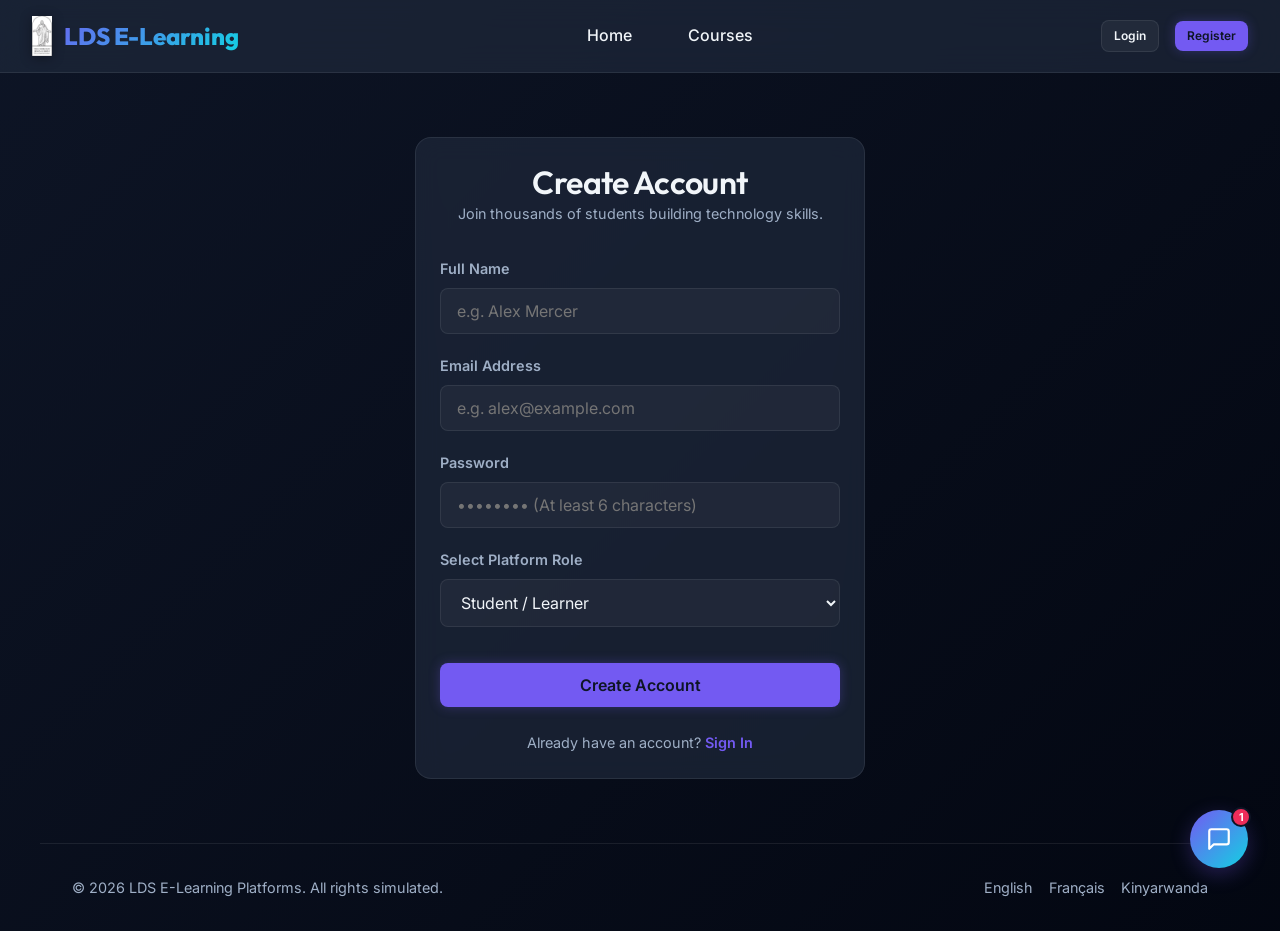
<file: LDS E-Learning/register.html>
<!DOCTYPE html>
<html lang="en" data-theme="dark" data-contrast="normal">

<head>
  <meta charset="UTF-8">
  <meta name="viewport" content="width=device-width, initial-scale=1.0">
  <meta name="description"
    content="Register an account on LDS E-Learning Platform. Choose your learning goals and begin coding pathways today.">
  <title>LDS E-Learning Platform | Register</title>
  <link rel="stylesheet" href="css/style.css">
</head>

<body>
  <div class="app-container">
    <header class="global-header"></header>

    <main class="auth-container">
      <div class="card auth-card">
        <div class="auth-header">
          <h2>Create Account</h2>
          <p style="color: var(--text-muted); font-size: 0.9rem;">Join thousands of students building technology skills.
          </p>
        </div>

        <form id="register-form" onsubmit="handleRegisterSubmit(event)">
          <div class="form-group">
            <label for="name-input">Full Name</label>
            <input type="text" id="name-input" class="form-input" placeholder="e.g. Alex Mercer" required>
          </div>
          <div class="form-group">
            <label for="email-input">Email Address</label>
            <input type="email" id="email-input" class="form-input" placeholder="e.g. alex@example.com" required>
          </div>
          <div class="form-group">
            <label for="password-input">Password</label>
            <input type="password" id="password-input" class="form-input" placeholder="•••••••• (At least 6 characters)"
              minlength="6" required>
          </div>
          <div class="form-group">
            <label for="role-select">Select Platform Role</label>
            <select id="role-select" class="form-input">
              <option value="student">Student / Learner</option>
              <option value="instructor">Instructor / Content Creator</option>
            </select>
          </div>

          <button type="submit" class="btn btn-primary" style="width: 100%; margin-top: 1rem;">Create Account</button>
        </form>

        <div style="margin-top: 1.5rem; text-align: center; font-size: 0.9rem;">
          <span style="color: var(--text-muted);">Already have an account? </span>
          <a href="login.html" style="color: var(--color-primary); font-weight: 600;">Sign In</a>
        </div>
      </div>
    </main>

    <footer class="global-footer"></footer>
  </div>

  <script src="js/app.js"></script>
  <script src="js/auth.js"></script>
  <script>
    document.addEventListener("DOMContentLoaded", () => {
      if (Session.getCurrentUser()) {
        window.location.href = "dashboard.html";
      }
    });

    function handleRegisterSubmit(e) {
      e.preventDefault();
      const name = document.getElementById("name-input").value;
      const email = document.getElementById("email-input").value;
      const pass = document.getElementById("password-input").value;
      const role = document.getElementById("role-select").value;

      Auth.register(name, email, pass, role);
    }
  </script>
</body>

</html>
</file>
<file: LDS E-Learning/css/style.css>
@import url('https://fonts.googleapis.com/css2?family=Inter:wght@300;400;500;600;700&family=Outfit:wght@400;500;600;700;800&display=swap');

/* --- DESIGN SYSTEM TOKENS --- */
:root {
  --font-heading: 'Outfit', -apple-system, BlinkMacSystemFont, "Segoe UI", Roboto, sans-serif;
  --font-body: 'Inter', -apple-system, BlinkMacSystemFont, "Segoe UI", Roboto, sans-serif;

  /* Color Palettes (Dark Theme Default) */
  --bg-main: hsl(222, 47%, 10%);
  --bg-gradient: linear-gradient(135deg, hsl(222, 47%, 10%) 0%, hsl(224, 71%, 4%) 100%);
  --bg-surface: rgba(30, 41, 59, 0.7);
  --bg-surface-opaque: hsl(222, 47%, 15%);
  --bg-surface-hover: rgba(51, 65, 85, 0.7);
  
  --color-primary: hsl(250, 85%, 65%);
  --color-primary-glow: hsla(250, 85%, 65%, 0.3);
  --color-primary-hover: hsl(250, 85%, 58%);
  --color-secondary: hsl(185, 85%, 48%);
  --color-secondary-glow: hsla(185, 85%, 48%, 0.3);
  
  --text-main: hsl(210, 40%, 96%);
  --text-muted: hsl(215, 25%, 70%);
  --text-inverse: hsl(222, 47%, 10%);
  
  --border-color: rgba(255, 255, 255, 0.08);
  --border-focus: var(--color-primary);
  --border-card-hover: rgba(255, 255, 255, 0.15);

  --shadow-sm: 0 2px 8px rgba(0, 0, 0, 0.15);
  --shadow-md: 0 8px 24px rgba(0, 0, 0, 0.3);
  --shadow-lg: 0 16px 40px rgba(0, 0, 0, 0.5);
  
  --radius-sm: 8px;
  --radius-md: 16px;
  --radius-lg: 24px;
  --radius-round: 50%;
  
  --transition-fast: 0.15s ease;
  --transition-normal: 0.3s ease;
  --transition-slow: 0.5s ease;

  --accent-success: hsl(142, 70%, 45%);
  --accent-warning: hsl(38, 92%, 50%);
  --accent-danger: hsl(346, 84%, 55%);
}

/* --- LIGHT THEME OVERRIDES --- */
[data-theme="light"] {
  --bg-main: hsl(220, 30%, 96%);
  --bg-gradient: linear-gradient(135deg, hsl(220, 30%, 96%) 0%, hsl(220, 20%, 90%) 100%);
  --bg-surface: rgba(255, 255, 255, 0.75);
  --bg-surface-opaque: hsl(0, 0%, 100%);
  --bg-surface-hover: rgba(255, 255, 255, 0.9);
  
  --color-primary: hsl(250, 75%, 55%);
  --color-primary-glow: hsla(250, 75%, 55%, 0.15);
  --color-primary-hover: hsl(250, 75%, 45%);
  --color-secondary: hsl(185, 75%, 40%);
  --color-secondary-glow: hsla(185, 75%, 40%, 0.15);
  
  --text-main: hsl(222, 47%, 12%);
  --text-muted: hsl(215, 20%, 45%);
  --text-inverse: hsl(210, 40%, 96%);
  
  --border-color: rgba(0, 0, 0, 0.08);
  --border-card-hover: rgba(0, 0, 0, 0.15);
  
  --shadow-sm: 0 2px 8px rgba(0, 0, 0, 0.05);
  --shadow-md: 0 8px 24px rgba(0, 0, 0, 0.08);
  --shadow-lg: 0 16px 40px rgba(0, 0, 0, 0.12);
}

/* --- HIGH CONTRAST THEME OVERRIDES --- */
[data-contrast="high"] {
  --bg-main: #000000;
  --bg-gradient: none;
  --bg-surface: #000000;
  --bg-surface-opaque: #000000;
  --bg-surface-hover: #111111;
  
  --color-primary: #ffff00;
  --color-primary-glow: none;
  --color-primary-hover: #ffff33;
  --color-secondary: #00ffff;
  --color-secondary-glow: none;
  
  --text-main: #ffffff;
  --text-muted: #dddddd;
  --text-inverse: #000000;
  
  --border-color: #ffffff;
  --border-focus: #ffff00;
  --border-card-hover: #ffff00;
  
  --shadow-sm: none;
  --shadow-md: none;
  --shadow-lg: none;
  
  --radius-sm: 0px;
  --radius-md: 0px;
  --radius-lg: 0px;
}

/* --- BASE STYLES --- */
* {
  box-sizing: border-box;
  margin: 0;
  padding: 0;
}

body {
  font-family: var(--font-body);
  color: var(--text-main);
  background: var(--bg-main);
  background-image: var(--bg-gradient);
  min-height: 100vh;
  line-height: 1.6;
  overflow-x: hidden;
  transition: background var(--transition-normal), color var(--transition-normal);
}

h1, h2, h3, h4, h5, h6 {
  font-family: var(--font-heading);
  font-weight: 600;
  letter-spacing: -0.02em;
  line-height: 1.25;
}

a {
  color: inherit;
  text-decoration: none;
  transition: color var(--transition-fast);
}

button, input, select, textarea {
  font-family: inherit;
  font-size: inherit;
  color: inherit;
  background: none;
  border: none;
  outline: none;
}

img, video {
  max-width: 100%;
  height: auto;
  display: block;
}

/* Accessibility Focus Outline */
*:focus-visible {
  outline: 3px solid var(--border-focus);
  outline-offset: 4px;
}

/* --- APP LAYOUT CONTAINER --- */
.app-container {
  display: flex;
  flex-direction: column;
  min-height: 100vh;
}

/* --- GLASSMORPHIC NAV BAR --- */
.navbar {
  position: sticky;
  top: 0;
  z-index: 100;
  background: var(--bg-surface);
  backdrop-filter: blur(16px);
  -webkit-backdrop-filter: blur(16px);
  border-bottom: 1px solid var(--border-color);
  padding: 1rem 2rem;
  display: flex;
  justify-content: space-between;
  align-items: center;
  transition: background var(--transition-normal), border var(--transition-normal);
}

.nav-brand {
  display: flex;
  align-items: center;
  gap: 0.75rem;
  font-size: 1.5rem;
  font-weight: 800;
  font-family: var(--font-heading);
  color: var(--text-main);
  background: linear-gradient(135deg, var(--color-primary) 0%, var(--color-secondary) 100%);
  -webkit-background-clip: text;
  -webkit-text-fill-color: transparent;
}

.nav-logo-img {
  width: auto;
  height: 40px;
  object-fit: contain;
  display: inline-block;
  filter: drop-shadow(0 2px 6px rgba(0,0,0,0.35));
  transition: transform var(--transition-fast), filter var(--transition-fast);
}

.nav-brand:hover .nav-logo-img {
  transform: scale(1.08);
  filter: drop-shadow(0 4px 10px rgba(0,0,0,0.5));
}

.nav-menu {
  display: flex;
  align-items: center;
  gap: 1.5rem;
  list-style: none;
}

.nav-link {
  font-weight: 500;
  padding: 0.5rem 1rem;
  border-radius: var(--radius-sm);
  position: relative;
}

.nav-link:hover, .nav-link.active {
  color: var(--color-primary);
  background: rgba(255, 255, 255, 0.05);
}

[data-theme="light"] .nav-link:hover, [data-theme="light"] .nav-link.active {
  background: rgba(0, 0, 0, 0.05);
}

.nav-actions {
  display: flex;
  align-items: center;
  gap: 1rem;
}

/* Points Badge in Nav */
.points-pill {
  display: flex;
  align-items: center;
  gap: 0.5rem;
  background: rgba(255, 193, 7, 0.15);
  border: 1px solid var(--accent-warning);
  color: var(--accent-warning);
  padding: 0.35rem 0.8rem;
  border-radius: 50px;
  font-weight: 700;
  font-size: 0.9rem;
}

/* User Session Nav elements */
.nav-user {
  display: flex;
  align-items: center;
  gap: 0.75rem;
  cursor: pointer;
  padding: 0.25rem;
  border-radius: 50px;
}

.nav-avatar {
  width: 40px;
  height: 40px;
  border-radius: var(--radius-round);
  background: var(--color-primary);
  color: white;
  display: flex;
  align-items: center;
  justify-content: center;
  font-weight: 700;
  font-family: var(--font-heading);
  border: 2px solid var(--border-color);
}

/* --- BUTTONS --- */
.btn {
  display: inline-flex;
  align-items: center;
  justify-content: center;
  gap: 0.5rem;
  padding: 0.75rem 1.5rem;
  font-weight: 600;
  border-radius: var(--radius-sm);
  cursor: pointer;
  transition: all var(--transition-fast);
  white-space: nowrap;
}

.btn-primary {
  background: var(--color-primary);
  color: var(--text-inverse);
  box-shadow: 0 0 12px var(--color-primary-glow);
}

.btn-primary:hover {
  background: var(--color-primary-hover);
  transform: translateY(-2px);
  box-shadow: 0 4px 16px var(--color-primary-glow);
}

.btn-secondary {
  background: rgba(255, 255, 255, 0.05);
  border: 1px solid var(--border-color);
  color: var(--text-main);
}

.btn-secondary:hover {
  background: rgba(255, 255, 255, 0.1);
  transform: translateY(-2px);
}

.btn-accent {
  background: var(--color-secondary);
  color: var(--text-inverse);
  box-shadow: 0 0 12px var(--color-secondary-glow);
}

.btn-accent:hover {
  opacity: 0.9;
  transform: translateY(-2px);
}

/* --- CORE HERO SECTION --- */
.hero {
  padding: 6rem 2rem;
  text-align: center;
  max-width: 900px;
  margin: 0 auto;
  display: flex;
  flex-direction: column;
  align-items: center;
  gap: 1.5rem;
  animation: fadeIn var(--transition-slow) ease;
}

.hero-tag {
  background: rgba(255, 255, 255, 0.05);
  border: 1px solid var(--border-color);
  padding: 0.5rem 1.25rem;
  border-radius: 50px;
  font-size: 0.9rem;
  font-weight: 600;
  color: var(--color-secondary);
  display: inline-flex;
  align-items: center;
  gap: 0.5rem;
}

.hero h1 {
  font-size: 4rem;
  font-weight: 800;
  line-height: 1.1;
  background: linear-gradient(135deg, var(--text-main) 30%, var(--color-primary) 100%);
  -webkit-background-clip: text;
  -webkit-text-fill-color: transparent;
}

.hero p {
  font-size: 1.25rem;
  color: var(--text-muted);
  max-width: 650px;
  margin-bottom: 1rem;
}

.hero-actions {
  display: flex;
  gap: 1rem;
}

/* --- GLASSMORPHIC CARDS --- */
.card {
  background: var(--bg-surface);
  backdrop-filter: blur(12px);
  -webkit-backdrop-filter: blur(12px);
  border: 1px solid var(--border-color);
  border-radius: var(--radius-md);
  padding: 1.5rem;
  transition: all var(--transition-normal);
  position: relative;
  overflow: hidden;
}

.card:hover {
  transform: translateY(-4px);
  border-color: var(--border-card-hover);
  box-shadow: var(--shadow-md);
}

/* --- GRID LAYOUTS --- */
.container {
  max-width: 1200px;
  margin: 0 auto;
  padding: 2rem;
}

.grid-3 {
  display: grid;
  grid-template-columns: repeat(auto-fill, minmax(320px, 1fr));
  gap: 2rem;
}

.grid-2 {
  display: grid;
  grid-template-columns: repeat(auto-fill, minmax(480px, 1fr));
  gap: 2rem;
}

@media (max-width: 768px) {
  .grid-2, .grid-3 {
    grid-template-columns: 1fr;
  }
  .hero h1 {
    font-size: 2.5rem;
  }
}

/* --- MARKETPLACE COURSE CARD --- */
.course-card {
  display: flex;
  flex-direction: column;
  height: 100%;
}

.course-thumb {
  position: relative;
  width: 100%;
  aspect-ratio: 16/9;
  background: linear-gradient(135deg, rgba(255, 255, 255, 0.05) 0%, rgba(255, 255, 255, 0.01) 100%);
  border-radius: var(--radius-sm);
  overflow: hidden;
  border-bottom: 1px solid var(--border-color);
  display: flex;
  align-items: center;
  justify-content: center;
}

.course-thumb svg {
  width: 50%;
  height: 50%;
  opacity: 0.8;
  filter: drop-shadow(0 0 10px var(--color-primary-glow));
}

.course-category {
  position: absolute;
  top: 0.75rem;
  left: 0.75rem;
  background: rgba(0, 0, 0, 0.6);
  backdrop-filter: blur(4px);
  padding: 0.25rem 0.75rem;
  border-radius: 50px;
  font-size: 0.75rem;
  font-weight: 700;
  text-transform: uppercase;
  color: var(--color-secondary);
  border: 1px solid rgba(255, 255, 255, 0.1);
}

.course-content {
  padding-top: 1.25rem;
  display: flex;
  flex-direction: column;
  flex-grow: 1;
  gap: 0.75rem;
}

.course-meta {
  display: flex;
  justify-content: space-between;
  font-size: 0.85rem;
  color: var(--text-muted);
}

.course-title {
  font-size: 1.25rem;
  font-weight: 700;
  line-height: 1.3;
}

.course-desc {
  font-size: 0.9rem;
  color: var(--text-muted);
  display: -webkit-box;
  -webkit-line-clamp: 2;
  -webkit-box-orient: vertical;
  overflow: hidden;
}

.course-footer {
  margin-top: auto;
  padding-top: 1rem;
  border-top: 1px solid var(--border-color);
  display: flex;
  justify-content: space-between;
  align-items: center;
}

.course-price {
  font-size: 1.25rem;
  font-weight: 800;
  color: var(--color-secondary);
}

/* Rating Stars */
.rating-stars {
  display: flex;
  align-items: center;
  gap: 0.25rem;
  color: var(--accent-warning);
  font-weight: 600;
  font-size: 0.9rem;
}

/* --- DYNAMIC TRANSITION FADE-IN --- */
@keyframes fadeIn {
  from { opacity: 0; transform: translateY(10px); }
  to { opacity: 1; transform: translateY(0); }
}

/* --- LEARNING PATHS --- */
.paths-section {
  padding: 4rem 2rem;
}

.path-box {
  background: var(--bg-surface);
  border: 1px solid var(--border-color);
  border-radius: var(--radius-md);
  padding: 2rem;
  margin-top: 1.5rem;
}

.path-steps {
  display: flex;
  align-items: center;
  gap: 1.5rem;
  margin-top: 1.5rem;
  overflow-x: auto;
  padding-bottom: 1rem;
}

.path-node {
  background: var(--bg-surface-opaque);
  border: 1px solid var(--border-color);
  padding: 1rem 1.5rem;
  border-radius: var(--radius-sm);
  text-align: center;
  min-width: 160px;
  position: relative;
}

.path-node.completed {
  border-color: var(--accent-success);
}

.path-arrow {
  color: var(--text-muted);
  font-size: 1.5rem;
}

/* --- GAMIFICATION LEADERBOARD & BADGES --- */
.leaderboard-list {
  display: flex;
  flex-direction: column;
  gap: 0.75rem;
  margin-top: 1rem;
}

.leaderboard-row {
  display: flex;
  align-items: center;
  justify-content: space-between;
  padding: 0.75rem 1rem;
  background: rgba(255, 255, 255, 0.02);
  border: 1px solid var(--border-color);
  border-radius: var(--radius-sm);
}

.leaderboard-rank {
  font-weight: 800;
  width: 30px;
  color: var(--color-secondary);
}

.leaderboard-name {
  flex-grow: 1;
  font-weight: 500;
  margin-left: 1rem;
}

.leaderboard-points {
  font-weight: 700;
  color: var(--accent-warning);
}

.badge-grid {
  display: grid;
  grid-template-columns: repeat(auto-fill, minmax(110px, 1fr));
  gap: 1rem;
  margin-top: 1rem;
}

.badge-item {
  display: flex;
  flex-direction: column;
  align-items: center;
  gap: 0.5rem;
  text-align: center;
  padding: 1rem;
  background: rgba(255, 255, 255, 0.03);
  border: 1px solid var(--border-color);
  border-radius: var(--radius-sm);
}

.badge-icon {
  font-size: 2rem;
  filter: drop-shadow(0 0 5px var(--color-primary-glow));
}

.badge-name {
  font-size: 0.75rem;
  font-weight: 600;
}

/* --- AI ASSISTANT WIDGET --- */
.ai-widget-toggle {
  position: fixed;
  bottom: 2rem;
  right: 2rem;
  width: 60px;
  height: 60px;
  border-radius: var(--radius-round);
  background: linear-gradient(135deg, var(--color-primary) 0%, var(--color-secondary) 100%);
  color: var(--text-inverse);
  font-size: 1.5rem;
  display: flex;
  align-items: center;
  justify-content: center;
  cursor: pointer;
  box-shadow: var(--shadow-lg);
  z-index: 999;
  border: 2px solid rgba(255, 255, 255, 0.2);
  transition: all var(--transition-fast);
}

.ai-widget-toggle:hover {
  transform: scale(1.1) rotate(5deg);
}

.ai-chat-window {
  position: fixed;
  bottom: 6.5rem;
  right: 2rem;
  width: 380px;
  height: 500px;
  background: var(--bg-surface-opaque);
  border: 1px solid var(--border-color);
  border-radius: var(--radius-md);
  box-shadow: var(--shadow-lg);
  display: flex;
  flex-direction: column;
  z-index: 999;
  transform: translateY(20px);
  opacity: 0;
  pointer-events: none;
  transition: all var(--transition-normal);
  backdrop-filter: blur(20px);
  -webkit-backdrop-filter: blur(20px);
}

.ai-chat-window.open {
  transform: translateY(0);
  opacity: 1;
  pointer-events: auto;
}

.ai-chat-header {
  padding: 1rem;
  background: linear-gradient(135deg, var(--color-primary) 0%, var(--color-secondary) 100%);
  color: var(--text-inverse);
  font-weight: 700;
  border-top-left-radius: calc(var(--radius-md) - 1px);
  border-top-right-radius: calc(var(--radius-md) - 1px);
  display: flex;
  justify-content: space-between;
  align-items: center;
}

.ai-chat-close {
  cursor: pointer;
  font-size: 1.25rem;
  opacity: 0.8;
}

.ai-chat-close:hover {
  opacity: 1;
}

.ai-chat-messages {
  flex-grow: 1;
  padding: 1rem;
  overflow-y: auto;
  display: flex;
  flex-direction: column;
  gap: 0.75rem;
}

.ai-chat-msg {
  max-width: 80%;
  padding: 0.75rem 1rem;
  border-radius: var(--radius-sm);
  font-size: 0.9rem;
}

.ai-chat-msg.bot {
  background: rgba(255, 255, 255, 0.05);
  align-self: flex-start;
  border-bottom-left-radius: 0;
}

.ai-chat-msg.user {
  background: var(--color-primary);
  color: var(--text-inverse);
  align-self: flex-end;
  border-bottom-right-radius: 0;
}

.ai-chat-input-area {
  padding: 0.75rem 1rem;
  border-top: 1px solid var(--border-color);
  display: flex;
  gap: 0.5rem;
}

.ai-chat-input {
  flex-grow: 1;
  background: rgba(255, 255, 255, 0.05);
  border: 1px solid var(--border-color);
  padding: 0.5rem 1rem;
  border-radius: var(--radius-sm);
}

.ai-chat-send {
  background: var(--color-primary);
  color: var(--text-inverse);
  width: 40px;
  height: 40px;
  border-radius: var(--radius-sm);
  display: flex;
  align-items: center;
  justify-content: center;
  cursor: pointer;
}

/* --- THE TOAST UTILITY --- */
.toast-container {
  position: fixed;
  top: 2rem;
  right: 2rem;
  display: flex;
  flex-direction: column;
  gap: 0.75rem;
  z-index: 1000;
}

.toast {
  padding: 1rem 1.5rem;
  background: var(--bg-surface-opaque);
  border-left: 4px solid var(--color-primary);
  box-shadow: var(--shadow-md);
  border-radius: var(--radius-sm);
  font-weight: 500;
  font-size: 0.9rem;
  display: flex;
  align-items: center;
  gap: 0.75rem;
  animation: slideIn var(--transition-fast) ease-out;
  backdrop-filter: blur(10px);
}

.toast.success { border-left-color: var(--accent-success); }
.toast.warning { border-left-color: var(--accent-warning); }
.toast.danger { border-left-color: var(--accent-danger); }

@keyframes slideIn {
  from { transform: translateX(100%); opacity: 0; }
  to { transform: translateX(0); opacity: 1; }
}

/* --- MAIN WORKSPACES (FORMS & PANELS) --- */
.auth-container {
  display: flex;
  justify-content: center;
  align-items: center;
  flex-grow: 1;
  padding: 4rem 2rem;
}

.auth-card {
  max-width: 450px;
  width: 100%;
}

.form-group {
  display: flex;
  flex-direction: column;
  gap: 0.5rem;
  margin-bottom: 1.25rem;
}

.form-group label {
  font-size: 0.9rem;
  font-weight: 600;
  color: var(--text-muted);
}

.form-input {
  background: rgba(255, 255, 255, 0.04);
  border: 1px solid var(--border-color);
  padding: 0.75rem 1rem;
  border-radius: var(--radius-sm);
  transition: border-color var(--transition-fast);
}

.form-input:focus {
  border-color: var(--border-focus);
}

.form-link {
  font-size: 0.85rem;
  text-align: right;
  color: var(--color-secondary);
}

.auth-header {
  text-align: center;
  margin-bottom: 2rem;
}

.auth-header h2 {
  font-size: 2rem;
}

/* Quick Logins for Testing */
.quick-logins {
  display: flex;
  justify-content: space-around;
  margin-top: 1.5rem;
  padding-top: 1.5rem;
  border-top: 1px solid var(--border-color);
  gap: 0.5rem;
}

.btn-xs {
  font-size: 0.75rem;
  padding: 0.35rem 0.75rem;
}

/* --- STUDENT / INSTRUCTOR / ADMIN DASHBOARD STYLE --- */
.dashboard-layout {
  display: grid;
  grid-template-columns: 240px 1fr;
  min-height: calc(100vh - 73px);
}

.sidebar {
  background: rgba(0,0,0,0.15);
  border-right: 1px solid var(--border-color);
  padding: 2rem 1rem;
  display: flex;
  flex-direction: column;
  gap: 0.5rem;
}

.sidebar-link {
  display: flex;
  align-items: center;
  gap: 0.75rem;
  padding: 0.75rem 1rem;
  border-radius: var(--radius-sm);
  font-weight: 500;
  cursor: pointer;
}

.sidebar-link:hover, .sidebar-link.active {
  background: var(--bg-surface);
  color: var(--color-primary);
}

.dashboard-content {
  padding: 2rem;
  overflow-y: auto;
}

.stats-grid {
  display: grid;
  grid-template-columns: repeat(auto-fit, minmax(220px, 1fr));
  gap: 1.5rem;
  margin-bottom: 2rem;
}

.stat-card {
  padding: 1.5rem;
  text-align: left;
}

.stat-val {
  font-size: 2.25rem;
  font-weight: 800;
  color: var(--color-secondary);
  font-family: var(--font-heading);
}

.stat-label {
  font-size: 0.9rem;
  color: var(--text-muted);
}

/* Impersonation alert indicator */
.impersonating-banner {
  background: var(--accent-warning);
  color: #000000;
  text-align: center;
  padding: 0.5rem;
  font-weight: 700;
  font-size: 0.9rem;
  display: flex;
  justify-content: center;
  align-items: center;
  gap: 1rem;
}

/* --- VIDEO CLASSROOM VIEW (course-details.html) --- */
.classroom-layout {
  display: grid;
  grid-template-columns: 1fr 340px;
  min-height: calc(100vh - 73px);
}

.player-pane {
  padding: 2rem;
  display: flex;
  flex-direction: column;
  gap: 1.5rem;
  overflow-y: auto;
}

.video-container {
  width: 100%;
  aspect-ratio: 16/9;
  background: #000;
  border-radius: var(--radius-md);
  overflow: hidden;
  border: 1px solid var(--border-color);
  position: relative;
}

.video-container video {
  width: 100%;
  height: 100%;
}

.classroom-sidebar {
  border-left: 1px solid var(--border-color);
  background: rgba(0,0,0,0.1);
  display: flex;
  flex-direction: column;
  height: calc(100vh - 73px);
}

.sidebar-tab-header {
  display: flex;
  border-bottom: 1px solid var(--border-color);
}

.tab-btn {
  flex: 1;
  text-align: center;
  padding: 1rem 0;
  font-weight: 600;
  cursor: pointer;
  background: rgba(0,0,0,0.1);
}

.tab-btn.active {
  background: none;
  border-bottom: 2px solid var(--color-primary);
  color: var(--color-primary);
}

.tab-content {
  flex-grow: 1;
  overflow-y: auto;
  padding: 1rem;
}

.lesson-list-item {
  padding: 0.75rem 1rem;
  border-radius: var(--radius-sm);
  cursor: pointer;
  display: flex;
  align-items: center;
  gap: 0.5rem;
  margin-bottom: 0.5rem;
  border: 1px solid transparent;
}

.lesson-list-item:hover {
  background: var(--bg-surface);
}

.lesson-list-item.active {
  background: var(--bg-surface);
  border-color: var(--color-primary);
}

.lesson-list-item.completed {
  border-color: var(--accent-success);
}

/* Discussion and note styles */
.thread-post {
  border-bottom: 1px solid var(--border-color);
  padding: 0.75rem 0;
}

.thread-post-author {
  font-size: 0.8rem;
  font-weight: 700;
  color: var(--color-secondary);
}

.thread-post-text {
  font-size: 0.9rem;
  margin: 0.25rem 0;
}

/* --- DYNAMIC CERTIFICATE PRINT DESIGN --- */
.certificate-preview-box {
  background: #ffffff;
  color: #1e293b;
  border: 12px double #6366f1;
  padding: 4rem;
  text-align: center;
  max-width: 800px;
  margin: 2rem auto;
  font-family: 'Outfit', sans-serif;
  box-shadow: 0 10px 30px rgba(0,0,0,0.15);
  position: relative;
}

.certificate-preview-box::before {
  content: "";
  position: absolute;
  top: 10px;
  bottom: 10px;
  left: 10px;
  right: 10px;
  border: 2px solid #6366f1;
  pointer-events: none;
}

.cert-title {
  font-size: 3rem;
  font-weight: 800;
  color: #312e81;
  margin-bottom: 1rem;
}

.cert-name {
  font-size: 2.25rem;
  font-weight: 700;
  border-bottom: 2px solid #6366f1;
  display: inline-block;
  padding: 0.5rem 2rem;
  margin: 1.5rem 0;
}

.cert-details {
  font-size: 1.1rem;
  line-height: 1.8;
  max-width: 600px;
  margin: 0 auto;
}

.cert-footer {
  display: flex;
  justify-content: space-between;
  margin-top: 3rem;
  align-items: flex-end;
}

.cert-sig {
  border-top: 1px solid #94a3b8;
  width: 180px;
  padding-top: 0.5rem;
  font-size: 0.9rem;
  font-family: 'Inter', sans-serif;
}

.cert-verify {
  font-size: 0.8rem;
  color: #64748b;
  font-family: monospace;
}

@media print {
  body * {
    visibility: hidden;
  }
  .certificate-preview-box, .certificate-preview-box * {
    visibility: visible;
  }
  .certificate-preview-box {
    position: absolute;
    left: 0;
    top: 0;
    width: 100%;
    border: none;
    box-shadow: none;
    padding: 2rem;
  }
  .certificate-preview-box::before {
    border: 1px solid #000;
  }
}

/* --- ACCESSIBILITY HELPER UTILITIES --- */
.sr-only {
  position: absolute;
  width: 1px;
  height: 1px;
  padding: 0;
  margin: -1px;
  overflow: hidden;
  clip: rect(0, 0, 0, 0);
  border: 0;
}

/* Modal styles */
.modal-overlay {
  position: fixed;
  top: 0;
  left: 0;
  width: 100%;
  height: 100%;
  background: rgba(0, 0, 0, 0.7);
  backdrop-filter: blur(8px);
  display: flex;
  align-items: center;
  justify-content: center;
  z-index: 1000;
  opacity: 0;
  pointer-events: none;
  transition: opacity var(--transition-normal);
}

.modal-overlay.open {
  opacity: 1;
  pointer-events: auto;
}

.modal-card {
  background: var(--bg-surface-opaque);
  border: 1px solid var(--border-color);
  border-radius: var(--radius-md);
  width: 90%;
  max-width: 500px;
  padding: 2rem;
  box-shadow: var(--shadow-lg);
  transform: translateY(20px);
  transition: transform var(--transition-normal);
}

.modal-overlay.open .modal-card {
  transform: translateY(0);
}

.modal-header {
  display: flex;
  justify-content: space-between;
  align-items: center;
  margin-bottom: 1.5rem;
}

.modal-close {
  cursor: pointer;
  font-size: 1.5rem;
}

/* ============================================================
   AI ASSISTANT — EDUBOT CHAT WIDGET
   ============================================================ */

#ai-widget-container {
  position: fixed;
  bottom: 2rem;
  right: 2rem;
  z-index: 9999;
  display: flex;
  flex-direction: column;
  align-items: flex-end;
  gap: 1rem;
  font-family: var(--font-body);
}

.ai-chat-window {
  width: 370px;
  height: 500px;
  background: var(--bg-surface-opaque);
  border: 1px solid var(--border-color);
  border-radius: var(--radius-lg);
  box-shadow: var(--shadow-lg), 0 0 0 1px rgba(255,255,255,0.04);
  display: flex;
  flex-direction: column;
  overflow: hidden;
  backdrop-filter: blur(20px);
  -webkit-backdrop-filter: blur(20px);
  opacity: 0;
  transform: scale(0.88) translateY(16px);
  pointer-events: none;
  transition: opacity 0.28s ease, transform 0.32s cubic-bezier(0.34, 1.56, 0.64, 1);
  transform-origin: bottom right;
}

.ai-chat-window.open {
  opacity: 1;
  transform: scale(1) translateY(0);
  pointer-events: all;
}

.ai-chat-header {
  background: linear-gradient(135deg, var(--color-primary) 0%, var(--color-secondary) 100%);
  padding: 0.9rem 1.1rem;
  display: flex;
  align-items: center;
  justify-content: space-between;
  flex-shrink: 0;
}

.ai-header-left {
  display: flex;
  align-items: center;
  gap: 0.75rem;
}

.ai-header-avatar {
  width: 40px;
  height: 40px;
  border-radius: 50%;
  background: rgba(255,255,255,0.2);
  border: 2px solid rgba(255,255,255,0.4);
  display: flex;
  align-items: center;
  justify-content: center;
  font-size: 1.25rem;
  flex-shrink: 0;
}

.ai-header-name {
  font-weight: 700;
  font-size: 1rem;
  color: #fff;
  font-family: var(--font-heading);
  letter-spacing: -0.01em;
}

.ai-header-status {
  font-size: 0.7rem;
  color: rgba(255,255,255,0.82);
  margin-top: 2px;
  display: flex;
  align-items: center;
  gap: 0.4rem;
}

.ai-status-dot {
  display: inline-block;
  width: 7px;
  height: 7px;
  border-radius: 50%;
  background: hsl(142, 72%, 50%);
  box-shadow: 0 0 0 2px rgba(72,222,128,0.3);
  animation: aiStatusPulse 2s ease infinite;
}

@keyframes aiStatusPulse {
  0%, 100% { box-shadow: 0 0 0 2px rgba(72,222,128,0.3); }
  50%       { box-shadow: 0 0 0 5px rgba(72,222,128,0.1); }
}

.ai-close-btn {
  background: rgba(255,255,255,0.15);
  border: none;
  color: #fff;
  width: 30px;
  height: 30px;
  border-radius: 50%;
  cursor: pointer;
  font-size: 0.78rem;
  display: flex;
  align-items: center;
  justify-content: center;
  transition: background var(--transition-fast);
  flex-shrink: 0;
}

.ai-close-btn:hover { background: rgba(255,255,255,0.3); }

.ai-chat-messages {
  flex: 1;
  overflow-y: auto;
  padding: 1rem;
  display: flex;
  flex-direction: column;
  gap: 0.7rem;
  scrollbar-width: thin;
  scrollbar-color: var(--border-color) transparent;
}

.ai-chat-msg {
  display: flex;
  animation: aiMsgIn 0.28s ease;
}

@keyframes aiMsgIn {
  from { opacity: 0; transform: translateY(8px); }
  to   { opacity: 1; transform: translateY(0); }
}

.ai-chat-msg.user { justify-content: flex-end; }
.ai-chat-msg.bot  { justify-content: flex-start; }

.ai-bot-row {
  display: flex;
  align-items: flex-end;
  gap: 0.5rem;
  max-width: 88%;
}

.ai-bot-avatar {
  width: 28px;
  height: 28px;
  border-radius: 50%;
  background: linear-gradient(135deg, var(--color-primary), var(--color-secondary));
  display: flex;
  align-items: center;
  justify-content: center;
  font-size: 0.85rem;
  flex-shrink: 0;
}

.ai-bubble-bot {
  background: var(--bg-surface);
  border: 1px solid var(--border-color);
  border-radius: 14px;
  border-bottom-left-radius: 4px;
  padding: 0.6rem 0.85rem;
  font-size: 0.845rem;
  line-height: 1.6;
  color: var(--text-main);
}

.ai-bubble-user {
  background: linear-gradient(135deg, var(--color-primary), var(--color-primary-hover));
  color: #fff;
  border-radius: 14px;
  border-bottom-right-radius: 4px;
  padding: 0.6rem 0.85rem;
  font-size: 0.845rem;
  line-height: 1.6;
  max-width: 78%;
}

.ai-typing {
  display: flex !important;
  align-items: center;
  gap: 5px;
  padding: 0.7rem 0.9rem;
}

.ai-typing span {
  width: 7px;
  height: 7px;
  border-radius: 50%;
  background: var(--text-muted);
  animation: aiDotBounce 1.3s infinite ease-in-out;
}

.ai-typing span:nth-child(2) { animation-delay: 0.18s; }
.ai-typing span:nth-child(3) { animation-delay: 0.36s; }

@keyframes aiDotBounce {
  0%, 60%, 100% { transform: translateY(0);   opacity: 0.45; }
  30%            { transform: translateY(-7px); opacity: 1; }
}

.ai-chat-footer {
  display: flex;
  align-items: center;
  gap: 0.5rem;
  padding: 0.7rem 0.9rem;
  border-top: 1px solid var(--border-color);
  background: var(--bg-surface-opaque);
  flex-shrink: 0;
}

.ai-chat-input {
  flex: 1;
  background: var(--bg-surface);
  border: 1px solid var(--border-color);
  border-radius: 50px;
  padding: 0.5rem 1rem;
  font-size: 0.875rem;
  color: var(--text-main);
  font-family: var(--font-body);
  transition: border var(--transition-fast);
}

.ai-chat-input:focus {
  outline: none;
  border-color: var(--color-primary);
  box-shadow: 0 0 0 3px var(--color-primary-glow);
}

.ai-chat-input::placeholder { color: var(--text-muted); }

.ai-send-btn {
  width: 38px;
  height: 38px;
  border-radius: 50%;
  background: linear-gradient(135deg, var(--color-primary), var(--color-secondary));
  border: none;
  color: #fff;
  display: flex;
  align-items: center;
  justify-content: center;
  cursor: pointer;
  flex-shrink: 0;
  transition: transform var(--transition-fast), box-shadow var(--transition-fast);
}

.ai-send-btn:hover {
  transform: scale(1.12);
  box-shadow: 0 4px 14px var(--color-primary-glow);
}

.ai-widget-btn {
  width: 58px;
  height: 58px;
  border-radius: 50%;
  background: linear-gradient(135deg, var(--color-primary) 0%, var(--color-secondary) 100%);
  border: none;
  color: #fff;
  display: flex;
  align-items: center;
  justify-content: center;
  cursor: pointer;
  position: relative;
  box-shadow: 0 6px 20px var(--color-primary-glow), 0 3px 10px rgba(0,0,0,0.3);
  transition: transform var(--transition-fast), box-shadow var(--transition-fast);
  animation: aiWidgetPulse 3s ease infinite;
}

.ai-widget-btn:hover {
  transform: scale(1.1);
  box-shadow: 0 10px 28px var(--color-primary-glow), 0 5px 14px rgba(0,0,0,0.4);
  animation: none;
}

@keyframes aiWidgetPulse {
  0%, 100% { box-shadow: 0 6px 20px var(--color-primary-glow), 0 3px 10px rgba(0,0,0,0.3); }
  50%       { box-shadow: 0 6px 28px var(--color-primary-glow), 0 0 0 10px hsla(250,85%,65%,0.08); }
}

.ai-btn-icon-close { display: none; font-size: 1.1rem; }
.ai-btn-icon-open  { display: flex; }

.ai-widget-btn.active .ai-btn-icon-open  { display: none; }
.ai-widget-btn.active .ai-btn-icon-close { display: flex; }

.ai-notif-badge {
  position: absolute;
  top: -3px;
  right: -3px;
  width: 20px;
  height: 20px;
  border-radius: 50%;
  background: var(--accent-danger);
  font-size: 0.68rem;
  font-weight: 700;
  color: #fff;
  display: flex;
  align-items: center;
  justify-content: center;
  border: 2px solid var(--bg-main);
  animation: aiBadgePop 0.5s cubic-bezier(0.34, 1.56, 0.64, 1) forwards;
}

@keyframes aiBadgePop {
  from { transform: scale(0); }
  to   { transform: scale(1); }
}

@media (max-width: 480px) {
  #ai-widget-container {
    bottom: 1rem;
    right: 1rem;
  }
  .ai-chat-window {
    width: calc(100vw - 2rem);
    height: 72vh;
    border-radius: var(--radius-md);
  }
}
</file>
